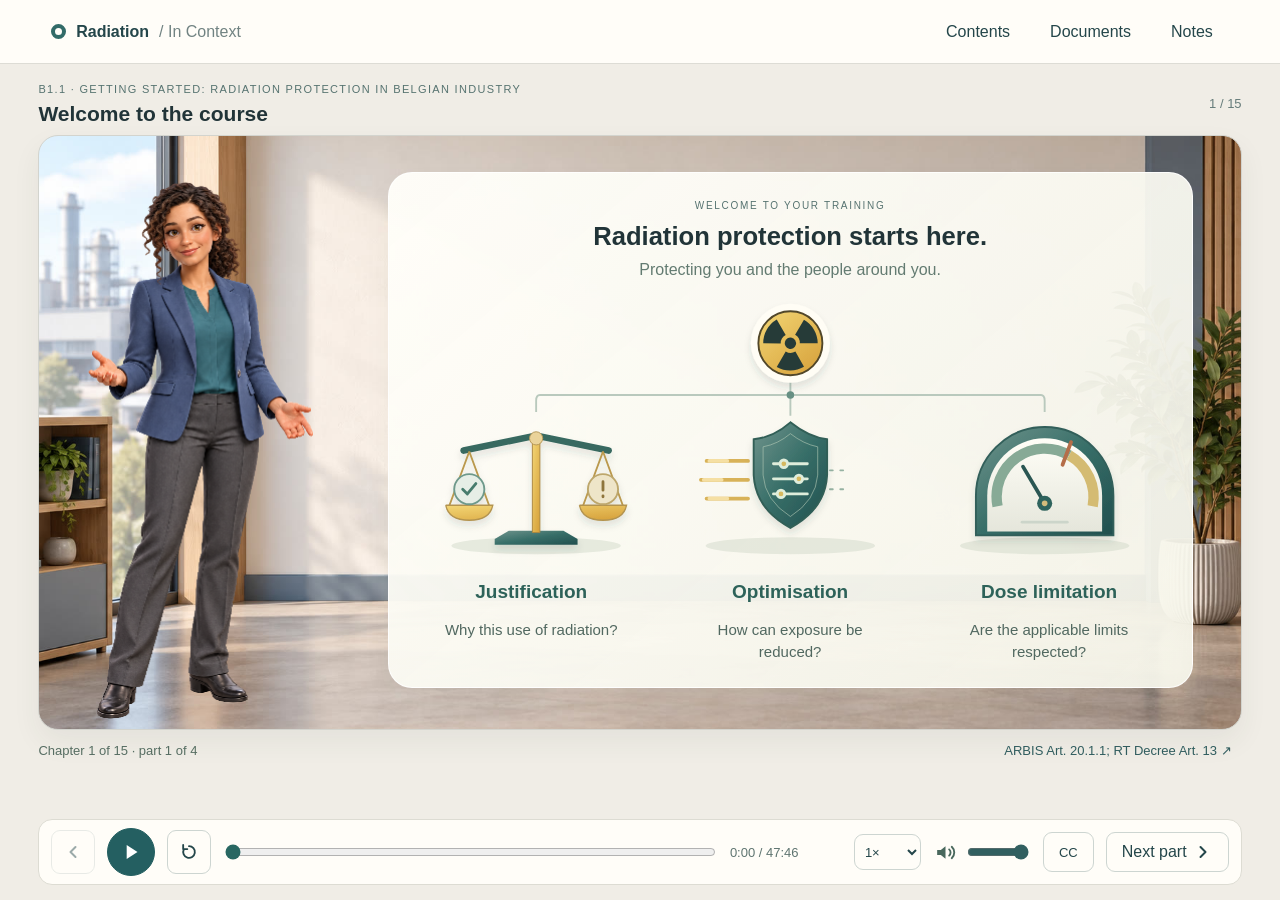
<file: full-b1/index.html>
<!doctype html>
<html lang="en"><head><meta charset="utf-8"><meta name="viewport" content="width=device-width,initial-scale=1"><title>Radiation / In Context — B1</title><link rel="stylesheet" href="style.css?v=3.6.0-b1-reviewed-2026-10-07-b1pub2"><link rel="stylesheet" href="welcome.css?v=3.6.0-b1-reviewed-2026-10-07-b1pub2"><link rel="stylesheet" href="course-journey.css?v=3.6.0-b1-reviewed-2026-10-07-b1pub2"><link rel="stylesheet" href="protection-roles.css?v=3.6.0-b1-reviewed-2026-10-07-b1pub2"><link rel="stylesheet" href="bram-request.css?v=3.6.0-b1-reviewed-2026-10-07-b1pub2"><link rel="stylesheet" href="protection-principles.css?v=3.6.0-b1-reviewed-2026-10-07-b1pub2"><link rel="stylesheet" href="justification-path.css?v=3.6.0-b1-reviewed-2026-10-07-b1pub2"><link rel="stylesheet" href="optimisation-hall.css?v=3.6.0-b1-reviewed-2026-10-07-b1pub2"><link rel="stylesheet" href="b1-followup.css?v=3.6.0-b1-reviewed-2026-10-07-b1pub2"><link rel="stylesheet" href="b11-reviewed.css?v=3.6.0-b1-reviewed-2026-10-07-b1pub2"><link rel="stylesheet" href="b12-reviewed.css?v=3.6.0-b1-reviewed-2026-10-07-b1pub2"><link rel="stylesheet" href="b13-reviewed.css?v=3.6.0-b1-reviewed-2026-10-07-b1pub2"><link rel="stylesheet" href="b456-reviewed.css?v=3.6.0-b1-reviewed-2026-10-07-b1pub2"><link rel="stylesheet" href="b11-public.css?v=3.6.0-b1-reviewed-2026-10-07-b1pub2"></head>
<body>
<header class="topbar"><button id="home" class="brand" aria-label="Open course contents"><span class="brand-dot"></span>Radiation <span>/ In Context</span></button><div class="top-actions"><button id="contents">Contents</button><button id="documents">Documents</button><button id="notes">Notes</button></div></header>
<main id="main">
  <div class="lesson-heading"><div><span id="lesson-code" class="eyebrow"></span><h1 id="scene-title"></h1></div><span id="scene-count"></span></div>
  <section id="stage" aria-label="Lesson scene"><div id="presenter"><div id="emilia-rig"></div><div id="emilia-pose"></div></div><div id="visual"></div><div id="cast"></div><div id="activity" hidden></div><div id="status-controls"></div></section>
  <div class="lesson-detail"><span id="part-count"></span><button id="legal-basis" type="button"></button></div><div id="captions" aria-live="off"></div>
  <nav class="player" aria-label="Playback"><button id="previous" aria-label="Previous part" title="Previous explanation"><svg class="ico" viewBox="0 0 24 24" aria-hidden="true" focusable="false"><path d="M15 6l-6 6 6 6" fill="none" stroke="currentColor" stroke-width="2.4" stroke-linecap="round" stroke-linejoin="round"/></svg></button><button id="play" aria-label="Play narration" class="primary play" data-state="paused"><svg class="ico ico-play" viewBox="0 0 24 24" aria-hidden="true" focusable="false"><path d="M8 5.5v13l10-6.5z" fill="currentColor"/></svg><svg class="ico ico-pause" viewBox="0 0 24 24" aria-hidden="true" focusable="false"><rect x="6.5" y="5" width="3.6" height="14" rx="1" fill="currentColor"/><rect x="13.9" y="5" width="3.6" height="14" rx="1" fill="currentColor"/></svg></button><button id="replay" aria-label="Replay this part"><svg class="ico" viewBox="0 0 24 24" aria-hidden="true" focusable="false"><path d="M12 5a7 7 0 1 1-6.3 4" fill="none" stroke="currentColor" stroke-width="2.2" stroke-linecap="round"/><path d="M5 3.5v5h5" fill="none" stroke="currentColor" stroke-width="2.2" stroke-linecap="round" stroke-linejoin="round"/></svg></button><label class="seek-label"><span class="sr-only">Lesson narration timeline</span><input id="seek" type="range" min="0" max="100" value="0" step="0.1"></label><span id="time">0:00</span><label><span class="sr-only">Playback speed</span><select id="speed"><option value="0.85">0.85×</option><option value="1" selected>1×</option><option value="1.25">1.25×</option></select></label><label class="volume-control"><span aria-hidden="true" class="ico-wrap"><svg class="ico" viewBox="0 0 24 24" aria-hidden="true" focusable="false"><path d="M4 9.5v5h3.5L12 18V6L7.5 9.5z" fill="currentColor"/><path d="M15.5 9a4 4 0 0 1 0 6M18 6.5a7.5 7.5 0 0 1 0 11" fill="none" stroke="currentColor" stroke-width="1.8" stroke-linecap="round"/></svg></span><span class="sr-only">Volume</span><input id="volume" type="range" min="0" max="1" step="0.05" value="1"></label><button id="cc" aria-pressed="true">CC</button><button id="next" aria-label="Next part"><span id="next-label">Next part</span><svg class="ico" viewBox="0 0 24 24" aria-hidden="true" focusable="false"><path d="M9 6l6 6-6 6" fill="none" stroke="currentColor" stroke-width="2.4" stroke-linecap="round" stroke-linejoin="round"/></svg></button></nav>
</main>
<dialog id="reader"><div class="dialog-top"><h2 id="reader-title"></h2><button id="reader-close" aria-label="Close panel"><svg class="ico" viewBox="0 0 24 24" aria-hidden="true" focusable="false"><path d="M6 6l12 12M18 6L6 18" fill="none" stroke="currentColor" stroke-width="2.4" stroke-linecap="round"/></svg></button></div><div id="reader-body"></div></dialog>
<script src="course.js?v=b1-targeted-20261013"></script><script src="cast.js?v=3.6.0-b1-reviewed-2026-10-07-b1pub2"></script><script src="media.js?v=b1-targeted-20261013"></script><script src="bunkerart.js?v=3.6.0-b1-reviewed-2026-10-07-b1pub2"></script><script src="visemes.js?v=3.6.0-b1-reviewed-2026-10-07-b1pub2"></script><script src="rig.js?v=3.6.0-b1-reviewed-2026-10-07-b1pub2"></script><script src="performer.js?v=3.6.0-b1-reviewed-2026-10-07-b1pub2"></script><script src="course-journey.js?v=3.6.0-b1-reviewed-2026-10-07-b1pub2"></script><script src="protection-roles.js?v=3.6.0-b1-reviewed-2026-10-07-b1pub2"></script><script src="bram-request.js?v=3.6.0-b1-reviewed-2026-10-07-b1pub2"></script><script src="protection-principles.js?v=3.6.0-b1-reviewed-2026-10-07-b1pub2"></script><script src="justification-path.js?v=3.6.0-b1-reviewed-2026-10-07-b1pub2"></script><script src="optimisation-hall.js?v=3.6.0-b1-reviewed-2026-10-07-b1pub2"></script><script src="b1-followup.js?v=3.6.0-b1-reviewed-2026-10-07-b1pub2"></script><script src="b11-reviewed.js?v=3.6.0-b1-reviewed-2026-10-07-b1pub2"></script><script src="b12-reviewed.js?v=3.6.0-b1-reviewed-2026-10-07-b1pub2"></script><script src="b13-reviewed.js?v=b1-targeted-20261013"></script><script src="b456-reviewed.js?v=b1-targeted-20261013"></script><script src="visuals.js?v=3.6.0-b1-reviewed-2026-10-07-b1pub2"></script><script src="location-sort.js?v=3.6.0-b1-reviewed-2026-10-07-b1pub2"></script><script src="player.js?v=3.6.0-b1-reviewed-2026-10-07-b1pub2"></script><script src="library-data.js?v=3.6.0-b1-reviewed-2026-10-07-b1pub2"></script><script src="b11-library.js?v=3.6.0-b1-reviewed-2026-10-07-b1pub2"></script>
</body></html>
</file>
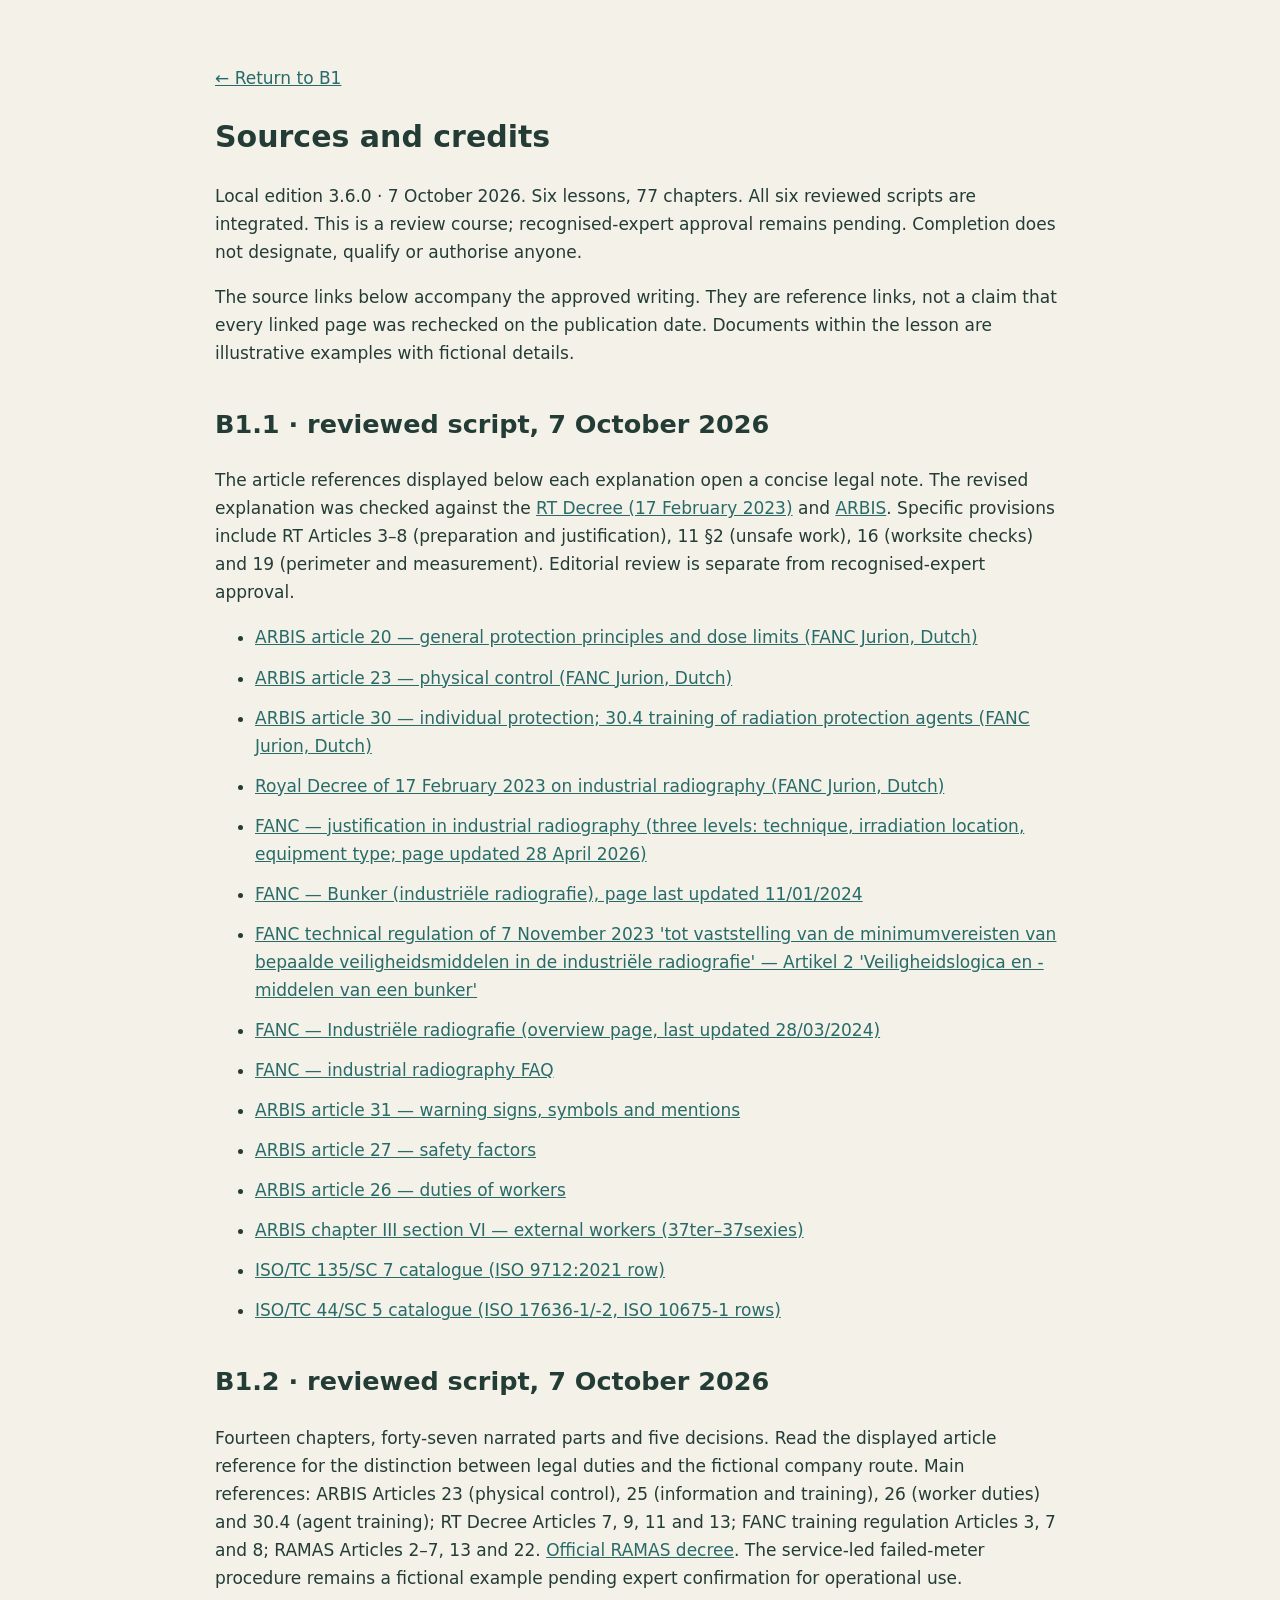
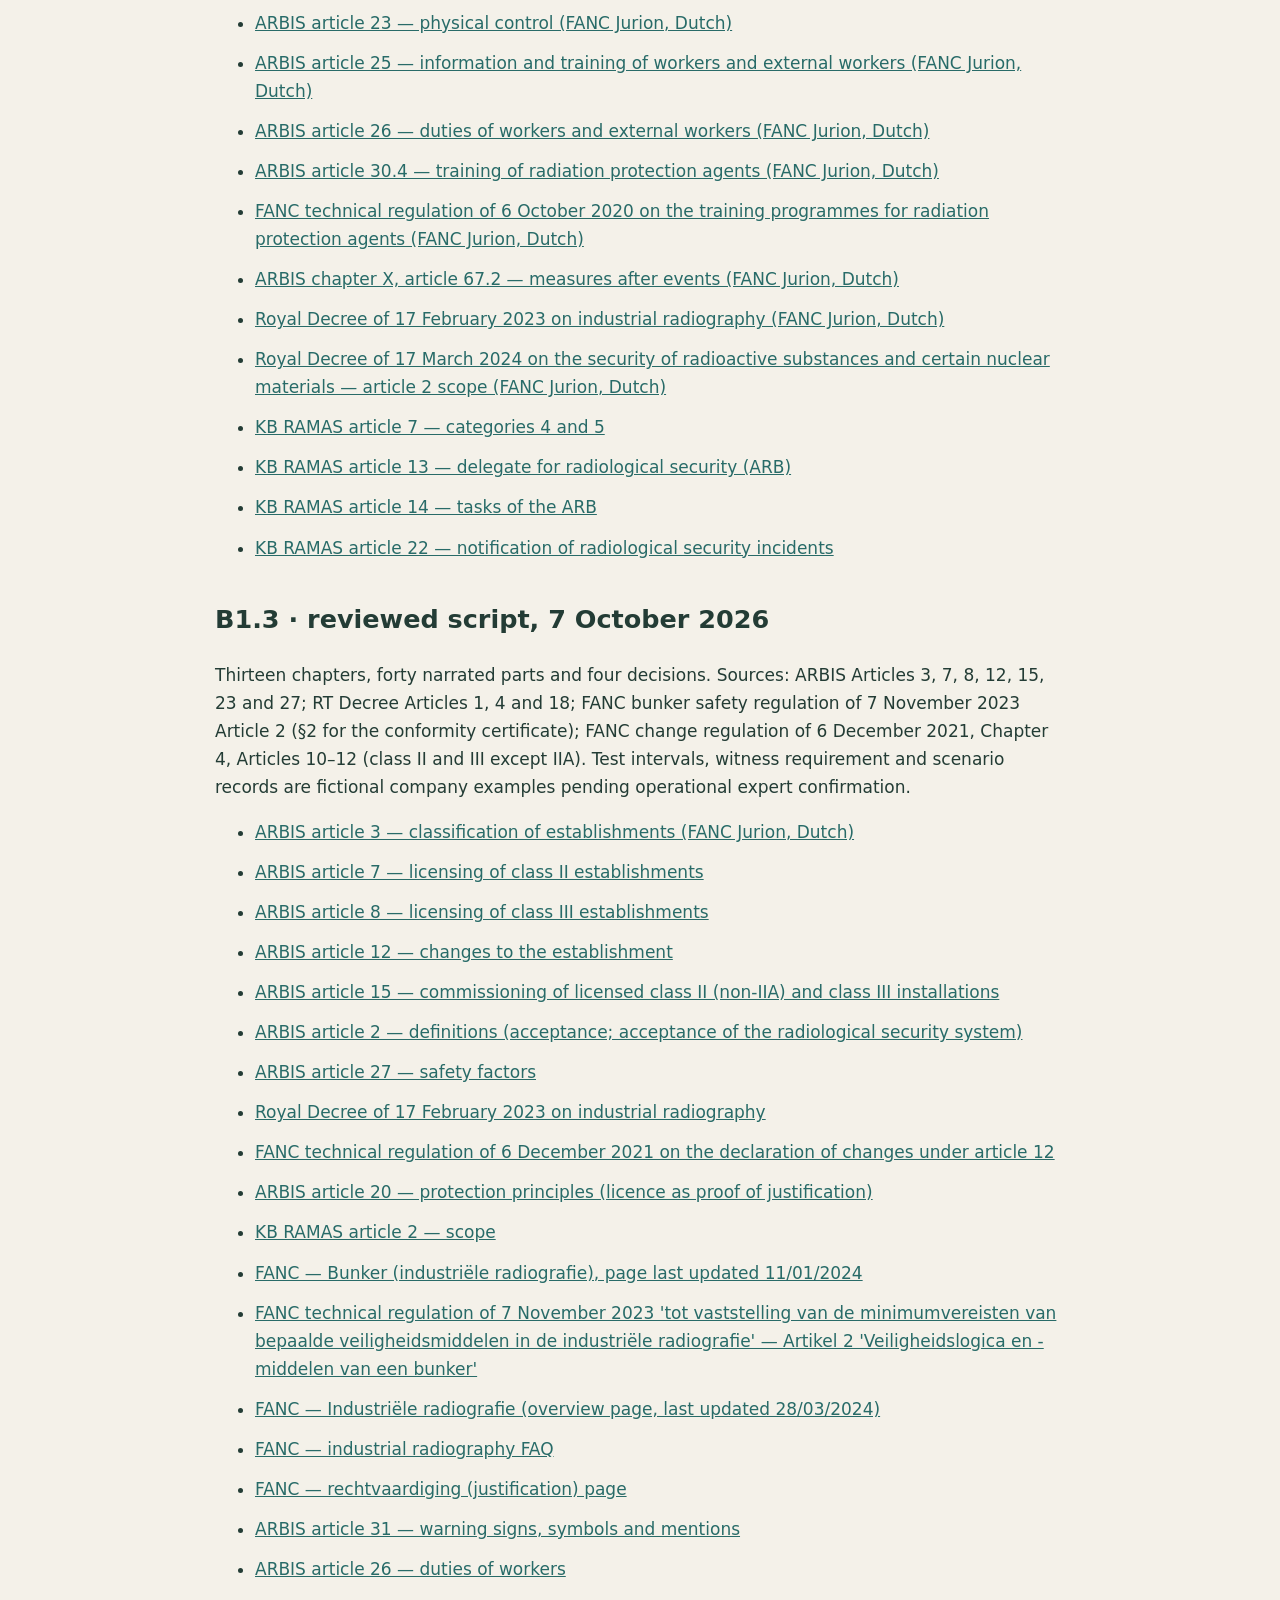
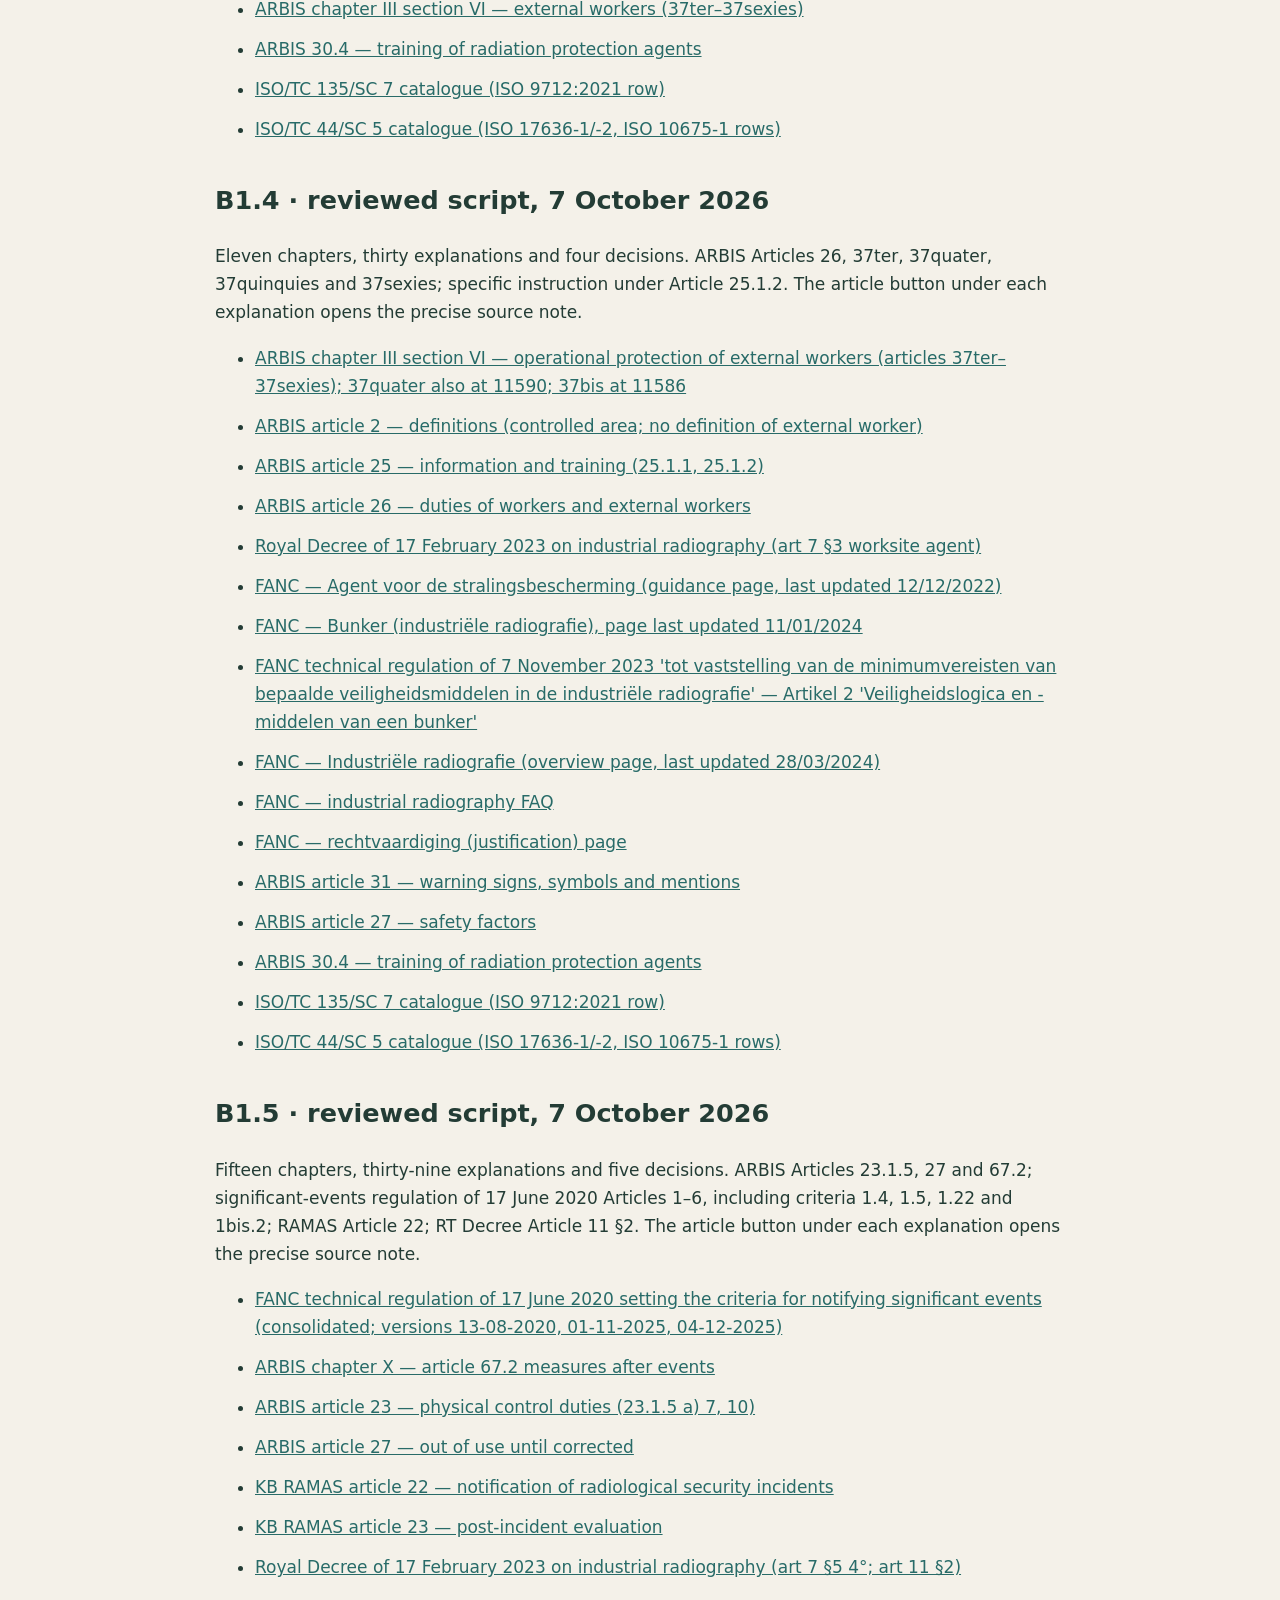
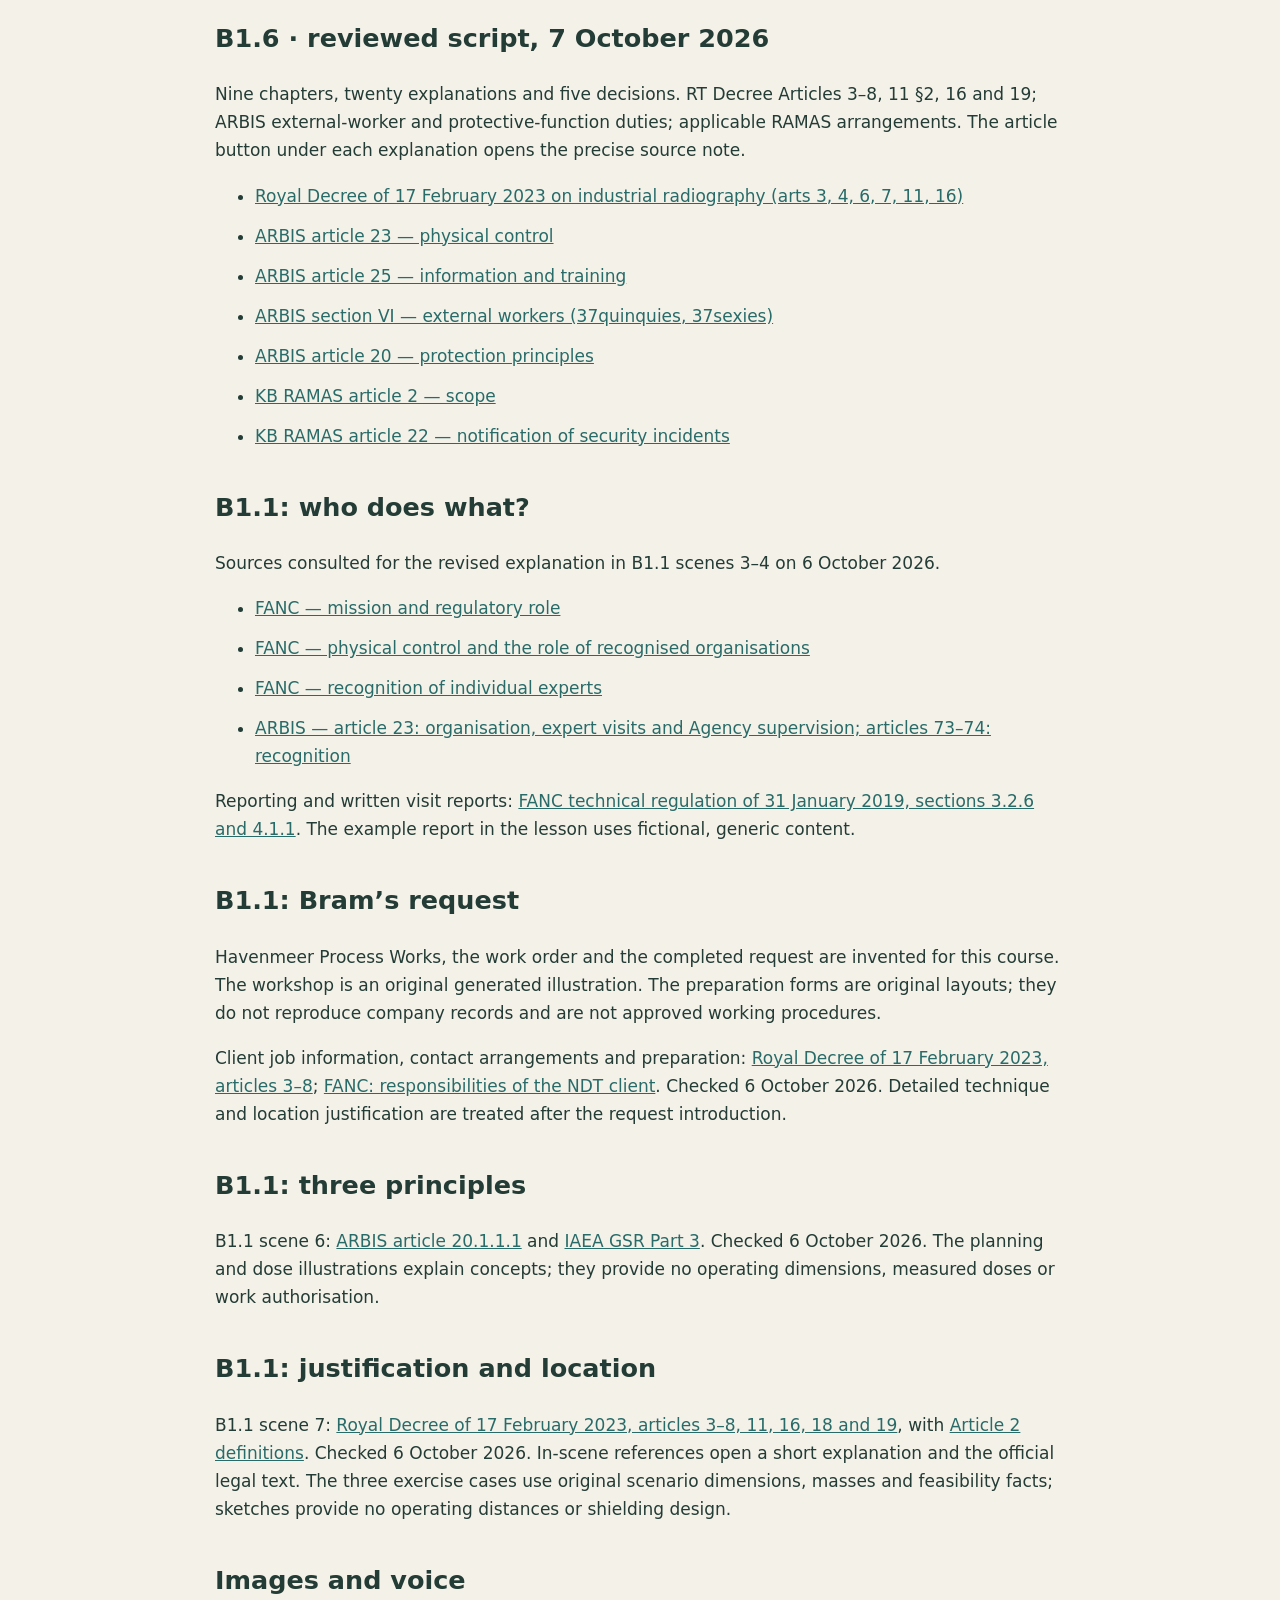
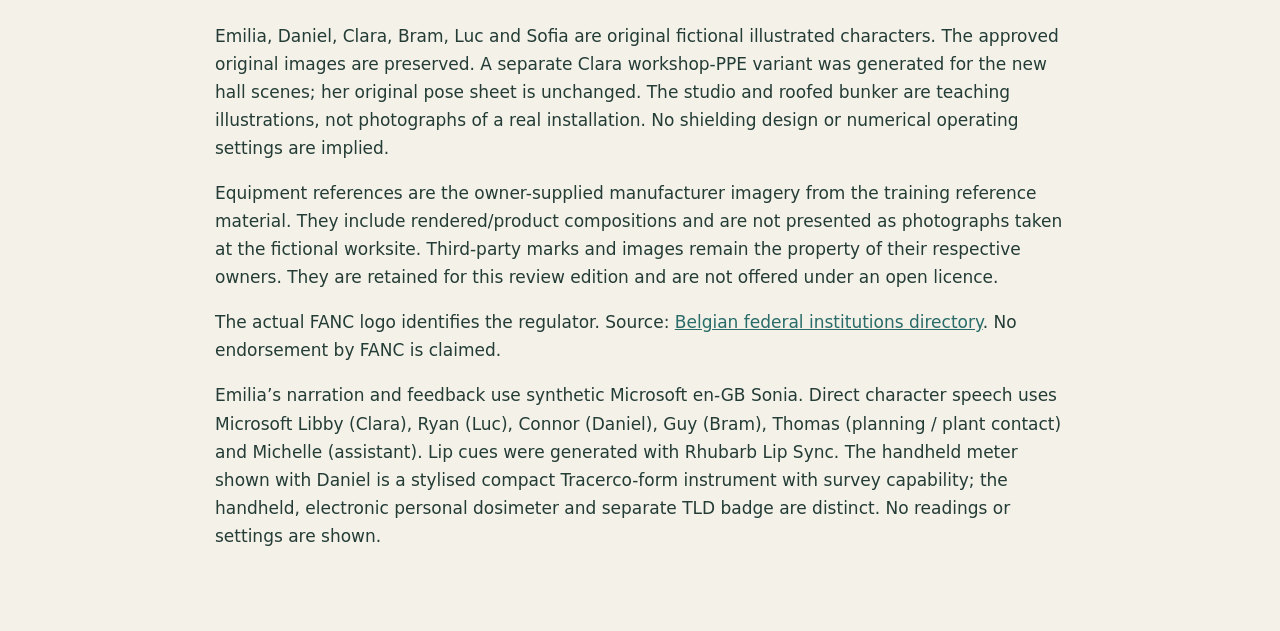
<file: full-b1/sources.html>
<!doctype html><html lang="en"><meta charset="utf-8"><meta name="viewport" content="width=device-width,initial-scale=1"><title>B1 · Sources and credits</title><style>body{font:17px/1.65 system-ui;color:#233c35;background:#f4f1e9;max-width:850px;margin:40px auto;padding:24px}a{color:#286b68}h1{font-size:30px}h2{margin-top:36px}li{margin:12px 0}</style><a href="index.html">← Return to B1</a><h1>Sources and credits</h1><p>Local edition 3.6.0 · 7 October 2026. Six lessons, 77 chapters. All six reviewed scripts are integrated. This is a review course; recognised-expert approval remains pending. Completion does not designate, qualify or authorise anyone.</p><p>The source links below accompany the approved writing. They are reference links, not a claim that every linked page was rechecked on the publication date. Documents within the lesson are illustrative examples with fictional details.</p><h2>B1.1 · reviewed script, 7 October 2026</h2><p>The article references displayed below each explanation open a concise legal note. The revised explanation was checked against the <a href="https://www.jurion.fanc.fgov.be/jurdb-consult/plainWettekstServlet?lang=nl&amp;wettekstId=32765">RT Decree (17 February 2023)</a> and <a href="https://www.jurion.fanc.fgov.be/jurdb-consult/plainWettekstServlet?lang=nl&amp;wettekstId=7460">ARBIS</a>. Specific provisions include RT Articles 3–8 (preparation and justification), 11 §2 (unsafe work), 16 (worksite checks) and 19 (perimeter and measurement). Editorial review is separate from recognised-expert approval.</p><ul><li><a href="https://www.jurion.fanc.fgov.be/jurdb-consult/plainWettekstServlet?lang=nl&amp;wettekstId=11565">ARBIS article 20 — general protection principles and dose limits (FANC Jurion, Dutch)</a></li><li><a href="https://www.jurion.fanc.fgov.be/jurdb-consult/plainWettekstServlet?lang=nl&amp;wettekstId=11569">ARBIS article 23 — physical control (FANC Jurion, Dutch)</a></li><li><a href="https://www.jurion.fanc.fgov.be/jurdb-consult/plainWettekstServlet?lang=nl&amp;wettekstId=11577">ARBIS article 30 — individual protection; 30.4 training of radiation protection agents (FANC Jurion, Dutch)</a></li><li><a href="https://www.jurion.fanc.fgov.be/jurdb-consult/plainWettekstServlet?lang=nl&amp;wettekstId=32765">Royal Decree of 17 February 2023 on industrial radiography (FANC Jurion, Dutch)</a></li><li><a href="https://fanc.fgov.be/nl/professionals/industriele-activiteiten/industriele-radiografie/rechtvaardiging">FANC — justification in industrial radiography (three levels: technique, irradiation location, equipment type; page updated 28 April 2026)</a></li><li><a href="https://fanc.fgov.be/nl/professionals/industriele-activiteiten/industriele-radiografie/bunker">FANC — Bunker (industriële radiografie), page last updated 11/01/2024</a></li><li><a href="https://www.jurion.fanc.fgov.be/jurdb-consult/plainWettekstServlet?lang=nl&amp;wettekstId=33444">FANC technical regulation of 7 November 2023 &#x27;tot vaststelling van de minimumvereisten van bepaalde veiligheidsmiddelen in de industriële radiografie&#x27; — Artikel 2 &#x27;Veiligheidslogica en -middelen van een bunker&#x27;</a></li><li><a href="https://fanc.fgov.be/nl/professionals/industriele-activiteiten/industriele-radiografie">FANC — Industriële radiografie (overview page, last updated 28/03/2024)</a></li><li><a href="https://fanc.fgov.be/nl/professionals/industriele-activiteiten/industriele-radiografie/faq">FANC — industrial radiography FAQ</a></li><li><a href="https://www.jurion.fanc.fgov.be/jurdb-consult/plainWettekstServlet?lang=nl&amp;wettekstId=11578">ARBIS article 31 — warning signs, symbols and mentions</a></li><li><a href="https://www.jurion.fanc.fgov.be/jurdb-consult/plainWettekstServlet?lang=nl&amp;wettekstId=11574">ARBIS article 27 — safety factors</a></li><li><a href="https://www.jurion.fanc.fgov.be/jurdb-consult/plainWettekstServlet?lang=nl&amp;wettekstId=11572">ARBIS article 26 — duties of workers</a></li><li><a href="https://www.jurion.fanc.fgov.be/jurdb-consult/plainWettekstServlet?lang=nl&amp;wettekstId=11588">ARBIS chapter III section VI — external workers (37ter–37sexies)</a></li><li><a href="https://www.iso.org/contents/data/committee/05/24/52432/x/catalogue/p/1/u/0/w/0/d/0">ISO/TC 135/SC 7 catalogue (ISO 9712:2021 row)</a></li><li><a href="https://www.iso.org/contents/data/committee/04/86/48620/x/catalogue/p/1/u/0/w/0/d/0">ISO/TC 44/SC 5 catalogue (ISO 17636-1/-2, ISO 10675-1 rows)</a></li></ul><h2>B1.2 · reviewed script, 7 October 2026</h2><p>Fourteen chapters, forty-seven narrated parts and five decisions. Read the displayed article reference for the distinction between legal duties and the fictional company route. Main references: ARBIS Articles 23 (physical control), 25 (information and training), 26 (worker duties) and 30.4 (agent training); RT Decree Articles 7, 9, 11 and 13; FANC training regulation Articles 3, 7 and 8; RAMAS Articles 2–7, 13 and 22. <a href="https://fanc.fgov.be/nl/documents/kb-ramas">Official RAMAS decree</a>. The service-led failed-meter procedure remains a fictional example pending expert confirmation for operational use.</p><ul><li><a href="https://www.jurion.fanc.fgov.be/jurdb-consult/plainWettekstServlet?lang=nl&amp;wettekstId=11569">ARBIS article 23 — physical control (FANC Jurion, Dutch)</a></li><li><a href="https://www.jurion.fanc.fgov.be/jurdb-consult/plainWettekstServlet?lang=nl&amp;wettekstId=11571">ARBIS article 25 — information and training of workers and external workers (FANC Jurion, Dutch)</a></li><li><a href="https://www.jurion.fanc.fgov.be/jurdb-consult/plainWettekstServlet?lang=nl&amp;wettekstId=11572">ARBIS article 26 — duties of workers and external workers (FANC Jurion, Dutch)</a></li><li><a href="https://www.jurion.fanc.fgov.be/jurdb-consult/plainWettekstServlet?lang=nl&amp;wettekstId=11577">ARBIS article 30.4 — training of radiation protection agents (FANC Jurion, Dutch)</a></li><li><a href="https://www.jurion.fanc.fgov.be/jurdb-consult/plainWettekstServlet?lang=nl&amp;wettekstId=28748">FANC technical regulation of 6 October 2020 on the training programmes for radiation protection agents (FANC Jurion, Dutch)</a></li><li><a href="https://www.jurion.fanc.fgov.be/jurdb-consult/plainWettekstServlet?lang=nl&amp;wettekstId=11630">ARBIS chapter X, article 67.2 — measures after events (FANC Jurion, Dutch)</a></li><li><a href="https://www.jurion.fanc.fgov.be/jurdb-consult/plainWettekstServlet?lang=nl&amp;wettekstId=32765">Royal Decree of 17 February 2023 on industrial radiography (FANC Jurion, Dutch)</a></li><li><a href="https://www.jurion.fanc.fgov.be/jurdb-consult/plainWettekstServlet?lang=nl&amp;wettekstId=33947">Royal Decree of 17 March 2024 on the security of radioactive substances and certain nuclear materials — article 2 scope (FANC Jurion, Dutch)</a></li><li><a href="https://www.jurion.fanc.fgov.be/jurdb-consult/plainWettekstServlet?lang=nl&amp;wettekstId=33954">KB RAMAS article 7 — categories 4 and 5</a></li><li><a href="https://www.jurion.fanc.fgov.be/jurdb-consult/plainWettekstServlet?lang=nl&amp;wettekstId=33961">KB RAMAS article 13 — delegate for radiological security (ARB)</a></li><li><a href="https://www.jurion.fanc.fgov.be/jurdb-consult/plainWettekstServlet?lang=nl&amp;wettekstId=33962">KB RAMAS article 14 — tasks of the ARB</a></li><li><a href="https://www.jurion.fanc.fgov.be/jurdb-consult/plainWettekstServlet?lang=nl&amp;wettekstId=33970">KB RAMAS article 22 — notification of radiological security incidents</a></li></ul><h2>B1.3 · reviewed script, 7 October 2026</h2><p>Thirteen chapters, forty narrated parts and four decisions. Sources: ARBIS Articles 3, 7, 8, 12, 15, 23 and 27; RT Decree Articles 1, 4 and 18; FANC bunker safety regulation of 7 November 2023 Article 2 (§2 for the conformity certificate); FANC change regulation of 6 December 2021, Chapter 4, Articles 10–12 (class II and III except IIA). Test intervals, witness requirement and scenario records are fictional company examples pending operational expert confirmation.</p><ul><li><a href="https://www.jurion.fanc.fgov.be/jurdb-consult/plainWettekstServlet?lang=nl&amp;wettekstId=11544">ARBIS article 3 — classification of establishments (FANC Jurion, Dutch)</a></li><li><a href="https://www.jurion.fanc.fgov.be/jurdb-consult/plainWettekstServlet?lang=nl&amp;wettekstId=11550">ARBIS article 7 — licensing of class II establishments</a></li><li><a href="https://www.jurion.fanc.fgov.be/jurdb-consult/plainWettekstServlet?lang=nl&amp;wettekstId=11551">ARBIS article 8 — licensing of class III establishments</a></li><li><a href="https://www.jurion.fanc.fgov.be/jurdb-consult/plainWettekstServlet?lang=nl&amp;wettekstId=11555">ARBIS article 12 — changes to the establishment</a></li><li><a href="https://www.jurion.fanc.fgov.be/jurdb-consult/plainWettekstServlet?lang=nl&amp;wettekstId=11558">ARBIS article 15 — commissioning of licensed class II (non-IIA) and class III installations</a></li><li><a href="https://www.jurion.fanc.fgov.be/jurdb-consult/plainWettekstServlet?lang=nl&amp;wettekstId=7460">ARBIS article 2 — definitions (acceptance; acceptance of the radiological security system)</a></li><li><a href="https://www.jurion.fanc.fgov.be/jurdb-consult/plainWettekstServlet?lang=nl&amp;wettekstId=11574">ARBIS article 27 — safety factors</a></li><li><a href="https://www.jurion.fanc.fgov.be/jurdb-consult/plainWettekstServlet?lang=nl&amp;wettekstId=32765">Royal Decree of 17 February 2023 on industrial radiography</a></li><li><a href="https://www.jurion.fanc.fgov.be/jurdb-consult/plainWettekstServlet?lang=nl&amp;wettekstId=29855">FANC technical regulation of 6 December 2021 on the declaration of changes under article 12</a></li><li><a href="https://www.jurion.fanc.fgov.be/jurdb-consult/plainWettekstServlet?lang=nl&amp;wettekstId=11565">ARBIS article 20 — protection principles (licence as proof of justification)</a></li><li><a href="https://www.jurion.fanc.fgov.be/jurdb-consult/plainWettekstServlet?lang=nl&amp;wettekstId=33947">KB RAMAS article 2 — scope</a></li><li><a href="https://fanc.fgov.be/nl/professionals/industriele-activiteiten/industriele-radiografie/bunker">FANC — Bunker (industriële radiografie), page last updated 11/01/2024</a></li><li><a href="https://www.jurion.fanc.fgov.be/jurdb-consult/plainWettekstServlet?lang=nl&amp;wettekstId=33444">FANC technical regulation of 7 November 2023 &#x27;tot vaststelling van de minimumvereisten van bepaalde veiligheidsmiddelen in de industriële radiografie&#x27; — Artikel 2 &#x27;Veiligheidslogica en -middelen van een bunker&#x27;</a></li><li><a href="https://fanc.fgov.be/nl/professionals/industriele-activiteiten/industriele-radiografie">FANC — Industriële radiografie (overview page, last updated 28/03/2024)</a></li><li><a href="https://fanc.fgov.be/nl/professionals/industriele-activiteiten/industriele-radiografie/faq">FANC — industrial radiography FAQ</a></li><li><a href="https://fanc.fgov.be/nl/professionals/industriele-activiteiten/industriele-radiografie/rechtvaardiging">FANC — rechtvaardiging (justification) page</a></li><li><a href="https://www.jurion.fanc.fgov.be/jurdb-consult/plainWettekstServlet?lang=nl&amp;wettekstId=11578">ARBIS article 31 — warning signs, symbols and mentions</a></li><li><a href="https://www.jurion.fanc.fgov.be/jurdb-consult/plainWettekstServlet?lang=nl&amp;wettekstId=11572">ARBIS article 26 — duties of workers</a></li><li><a href="https://www.jurion.fanc.fgov.be/jurdb-consult/plainWettekstServlet?lang=nl&amp;wettekstId=11588">ARBIS chapter III section VI — external workers (37ter–37sexies)</a></li><li><a href="https://www.jurion.fanc.fgov.be/jurdb-consult/plainWettekstServlet?lang=nl&amp;wettekstId=11577">ARBIS 30.4 — training of radiation protection agents</a></li><li><a href="https://www.iso.org/contents/data/committee/05/24/52432/x/catalogue/p/1/u/0/w/0/d/0">ISO/TC 135/SC 7 catalogue (ISO 9712:2021 row)</a></li><li><a href="https://www.iso.org/contents/data/committee/04/86/48620/x/catalogue/p/1/u/0/w/0/d/0">ISO/TC 44/SC 5 catalogue (ISO 17636-1/-2, ISO 10675-1 rows)</a></li></ul><h2>B1.4 · reviewed script, 7 October 2026</h2><p>Eleven chapters, thirty explanations and four decisions. ARBIS Articles 26, 37ter, 37quater, 37quinquies and 37sexies; specific instruction under Article 25.1.2. The article button under each explanation opens the precise source note.</p><ul><li><a href="https://www.jurion.fanc.fgov.be/jurdb-consult/plainWettekstServlet?lang=nl&amp;wettekstId=11588">ARBIS chapter III section VI — operational protection of external workers (articles 37ter–37sexies); 37quater also at 11590; 37bis at 11586</a></li><li><a href="https://www.jurion.fanc.fgov.be/jurdb-consult/plainWettekstServlet?lang=nl&amp;wettekstId=11542">ARBIS article 2 — definitions (controlled area; no definition of external worker)</a></li><li><a href="https://www.jurion.fanc.fgov.be/jurdb-consult/plainWettekstServlet?lang=nl&amp;wettekstId=11571">ARBIS article 25 — information and training (25.1.1, 25.1.2)</a></li><li><a href="https://www.jurion.fanc.fgov.be/jurdb-consult/plainWettekstServlet?lang=nl&amp;wettekstId=11572">ARBIS article 26 — duties of workers and external workers</a></li><li><a href="https://www.jurion.fanc.fgov.be/jurdb-consult/plainWettekstServlet?lang=nl&amp;wettekstId=32765">Royal Decree of 17 February 2023 on industrial radiography (art 7 §3 worksite agent)</a></li><li><a href="https://fanc.fgov.be/nl/professionals/fysische-controle/agent-voor-de-stralingsbescherming">FANC — Agent voor de stralingsbescherming (guidance page, last updated 12/12/2022)</a></li><li><a href="https://fanc.fgov.be/nl/professionals/industriele-activiteiten/industriele-radiografie/bunker">FANC — Bunker (industriële radiografie), page last updated 11/01/2024</a></li><li><a href="https://www.jurion.fanc.fgov.be/jurdb-consult/plainWettekstServlet?lang=nl&amp;wettekstId=33444">FANC technical regulation of 7 November 2023 &#x27;tot vaststelling van de minimumvereisten van bepaalde veiligheidsmiddelen in de industriële radiografie&#x27; — Artikel 2 &#x27;Veiligheidslogica en -middelen van een bunker&#x27;</a></li><li><a href="https://fanc.fgov.be/nl/professionals/industriele-activiteiten/industriele-radiografie">FANC — Industriële radiografie (overview page, last updated 28/03/2024)</a></li><li><a href="https://fanc.fgov.be/nl/professionals/industriele-activiteiten/industriele-radiografie/faq">FANC — industrial radiography FAQ</a></li><li><a href="https://fanc.fgov.be/nl/professionals/industriele-activiteiten/industriele-radiografie/rechtvaardiging">FANC — rechtvaardiging (justification) page</a></li><li><a href="https://www.jurion.fanc.fgov.be/jurdb-consult/plainWettekstServlet?lang=nl&amp;wettekstId=11578">ARBIS article 31 — warning signs, symbols and mentions</a></li><li><a href="https://www.jurion.fanc.fgov.be/jurdb-consult/plainWettekstServlet?lang=nl&amp;wettekstId=11574">ARBIS article 27 — safety factors</a></li><li><a href="https://www.jurion.fanc.fgov.be/jurdb-consult/plainWettekstServlet?lang=nl&amp;wettekstId=11577">ARBIS 30.4 — training of radiation protection agents</a></li><li><a href="https://www.iso.org/contents/data/committee/05/24/52432/x/catalogue/p/1/u/0/w/0/d/0">ISO/TC 135/SC 7 catalogue (ISO 9712:2021 row)</a></li><li><a href="https://www.iso.org/contents/data/committee/04/86/48620/x/catalogue/p/1/u/0/w/0/d/0">ISO/TC 44/SC 5 catalogue (ISO 17636-1/-2, ISO 10675-1 rows)</a></li></ul><h2>B1.5 · reviewed script, 7 October 2026</h2><p>Fifteen chapters, thirty-nine explanations and five decisions. ARBIS Articles 23.1.5, 27 and 67.2; significant-events regulation of 17 June 2020 Articles 1–6, including criteria 1.4, 1.5, 1.22 and 1bis.2; RAMAS Article 22; RT Decree Article 11 §2. The article button under each explanation opens the precise source note.</p><ul><li><a href="https://www.jurion.fanc.fgov.be/jurdb-consult/plainWettekstServlet?lang=nl&amp;wettekstId=28646">FANC technical regulation of 17 June 2020 setting the criteria for notifying significant events (consolidated; versions 13-08-2020, 01-11-2025, 04-12-2025)</a></li><li><a href="https://www.jurion.fanc.fgov.be/jurdb-consult/plainWettekstServlet?lang=nl&amp;wettekstId=11630">ARBIS chapter X — article 67.2 measures after events</a></li><li><a href="https://www.jurion.fanc.fgov.be/jurdb-consult/plainWettekstServlet?lang=nl&amp;wettekstId=11569">ARBIS article 23 — physical control duties (23.1.5 a) 7, 10)</a></li><li><a href="https://www.jurion.fanc.fgov.be/jurdb-consult/plainWettekstServlet?lang=nl&amp;wettekstId=11574">ARBIS article 27 — out of use until corrected</a></li><li><a href="https://www.jurion.fanc.fgov.be/jurdb-consult/plainWettekstServlet?lang=nl&amp;wettekstId=33970">KB RAMAS article 22 — notification of radiological security incidents</a></li><li><a href="https://www.jurion.fanc.fgov.be/jurdb-consult/plainWettekstServlet?lang=nl&amp;wettekstId=33971">KB RAMAS article 23 — post-incident evaluation</a></li><li><a href="https://www.jurion.fanc.fgov.be/jurdb-consult/plainWettekstServlet?lang=nl&amp;wettekstId=32765">Royal Decree of 17 February 2023 on industrial radiography (art 7 §5 4°; art 11 §2)</a></li></ul><h2>B1.6 · reviewed script, 7 October 2026</h2><p>Nine chapters, twenty explanations and five decisions. RT Decree Articles 3–8, 11 §2, 16 and 19; ARBIS external-worker and protective-function duties; applicable RAMAS arrangements. The article button under each explanation opens the precise source note.</p><ul><li><a href="https://www.jurion.fanc.fgov.be/jurdb-consult/plainWettekstServlet?lang=nl&amp;wettekstId=32765">Royal Decree of 17 February 2023 on industrial radiography (arts 3, 4, 6, 7, 11, 16)</a></li><li><a href="https://www.jurion.fanc.fgov.be/jurdb-consult/plainWettekstServlet?lang=nl&amp;wettekstId=11569">ARBIS article 23 — physical control</a></li><li><a href="https://www.jurion.fanc.fgov.be/jurdb-consult/plainWettekstServlet?lang=nl&amp;wettekstId=11571">ARBIS article 25 — information and training</a></li><li><a href="https://www.jurion.fanc.fgov.be/jurdb-consult/plainWettekstServlet?lang=nl&amp;wettekstId=11588">ARBIS section VI — external workers (37quinquies, 37sexies)</a></li><li><a href="https://www.jurion.fanc.fgov.be/jurdb-consult/plainWettekstServlet?lang=nl&amp;wettekstId=11565">ARBIS article 20 — protection principles</a></li><li><a href="https://www.jurion.fanc.fgov.be/jurdb-consult/plainWettekstServlet?lang=nl&amp;wettekstId=33947">KB RAMAS article 2 — scope</a></li><li><a href="https://www.jurion.fanc.fgov.be/jurdb-consult/plainWettekstServlet?lang=nl&amp;wettekstId=33970">KB RAMAS article 22 — notification of security incidents</a></li></ul><h2>B1.1: who does what?</h2><p>Sources consulted for the revised explanation in B1.1 scenes 3–4 on 6 October 2026.</p><ul><li><a href="https://fanc.fgov.be/nl/over-ons/wie-zijn-wij">FANC — mission and regulatory role</a></li><li><a href="https://fanc.fgov.be/nl/professionals/regelgeving/fysische-controle">FANC — physical control and the role of recognised organisations</a></li><li><a href="https://fanc.fgov.be/nl/professionals/fysische-controle/deskundige-erkend-de-fysische-controle">FANC — recognition of individual experts</a></li><li><a href="https://www.jurion.fanc.fgov.be/jurdb-consult/plainWettekstServlet?lang=nl&amp;wettekstId=7460">ARBIS — article 23: organisation, expert visits and Agency supervision; articles 73–74: recognition</a></li></ul><p>Reporting and written visit reports: <a href="https://www.jurion.fanc.fgov.be/jurdb-consult/plainWettekstServlet?lang=nl&amp;wettekstId=27058">FANC technical regulation of 31 January 2019, sections 3.2.6 and 4.1.1</a>. The example report in the lesson uses fictional, generic content.</p><h2>B1.1: Bram’s request</h2><p>Havenmeer Process Works, the work order and the completed request are invented for this course. The workshop is an original generated illustration. The preparation forms are original layouts; they do not reproduce company records and are not approved working procedures.</p><p>Client job information, contact arrangements and preparation: <a href="https://www.jurion.fanc.fgov.be/jurdb-consult/plainWettekstServlet?lang=nl&amp;wettekstId=32765">Royal Decree of 17 February 2023, articles 3–8</a>; <a href="https://fanc.fgov.be/nl/professionals/industriele-activiteiten/industriele-radiografie/verantwoordelijkheden-van-de-ndo-0">FANC: responsibilities of the NDT client</a>. Checked 6 October 2026. Detailed technique and location justification are treated after the request introduction.</p><h2>B1.1: three principles</h2><p>B1.1 scene 6: <a href="https://www.jurion.fanc.fgov.be/jurdb-consult/plainWettekstServlet?lang=nl&amp;wettekstId=11565">ARBIS article 20.1.1.1</a> and <a href="https://www-pub.iaea.org/MTCD/Publications/PDF/Pub1578_web-57265295.pdf">IAEA GSR Part 3</a>. Checked 6 October 2026. The planning and dose illustrations explain concepts; they provide no operating dimensions, measured doses or work authorisation.</p><h2>B1.1: justification and location</h2><p>B1.1 scene 7: <a href="https://www.jurion.fanc.fgov.be/jurdb-consult/plainWettekstServlet?lang=nl&amp;wettekstId=32769">Royal Decree of 17 February 2023, articles 3–8, 11, 16, 18 and 19</a>, with <a href="https://www.jurion.fanc.fgov.be/jurdb-consult/plainWettekstServlet?lang=nl&amp;wettekstId=32766">Article 2 definitions</a>. Checked 6 October 2026. In-scene references open a short explanation and the official legal text. The three exercise cases use original scenario dimensions, masses and feasibility facts; sketches provide no operating distances or shielding design.</p><h2>Images and voice</h2><p>Emilia, Daniel, Clara, Bram, Luc and Sofia are original fictional illustrated characters. The approved original images are preserved. A separate Clara workshop-PPE variant was generated for the new hall scenes; her original pose sheet is unchanged. The studio and roofed bunker are teaching illustrations, not photographs of a real installation. No shielding design or numerical operating settings are implied.</p><p>Equipment references are the owner-supplied manufacturer imagery from the training reference material. They include rendered/product compositions and are not presented as photographs taken at the fictional worksite. Third-party marks and images remain the property of their respective owners. They are retained for this review edition and are not offered under an open licence.</p><p>The actual FANC logo identifies the regulator. Source: <a href="https://gdpr.belgium.be/nl/federal-institutions/federaal-agentschap-voor-nucleaire-controle">Belgian federal institutions directory</a>. No endorsement by FANC is claimed.</p><p>Emilia’s narration and feedback use synthetic Microsoft en-GB Sonia. Direct character speech uses Microsoft Libby (Clara), Ryan (Luc), Connor (Daniel), Guy (Bram), Thomas (planning / plant contact) and Michelle (assistant). Lip cues were generated with Rhubarb Lip Sync. The handheld meter shown with Daniel is a stylised compact Tracerco-form instrument with survey capability; the handheld, electronic personal dosimeter and separate TLD badge are distinct. No readings or settings are shown.</p></html>
</file>
<file: full-b1/style.css>
@font-face{font-family:Course;src:local('Segoe UI')}*{box-sizing:border-box}html,body{margin:0;min-height:100%;color:#213438;background:#f0ede6;font-family:Course,'Segoe UI',sans-serif}button,select,input,textarea{font:inherit}button,select{border:1px solid #cdd5d1;background:#fffdf8;color:#24464a;border-radius:9px;min-height:40px;padding:8px 15px;cursor:pointer}button:hover{background:#e7efeb;border-color:#62938c}button:focus-visible,a:focus-visible,select:focus-visible{outline:3px solid #e9ad43;outline-offset:3px}button:disabled{opacity:.45;cursor:default}.primary{background:#245f61;color:white;border-color:#245f61}.primary:hover{background:#194749}h1,h2,h3,p{margin:0}button[hidden],[hidden]{display:none!important}.topbar{height:64px;display:flex;align-items:center;justify-content:space-between;padding:0 4vw;background:#fffdf8;border-bottom:1px solid #dddcd5}.brand{border:0;padding:0;background:none;font-weight:650;display:flex;align-items:center;gap:10px}.brand>span:not(.brand-dot){font-weight:400;color:#718382}.brand-dot{width:15px;height:15px;border:4px solid #326b68;border-radius:50%}.top-actions{display:flex;gap:8px}.top-actions button{background:none;border-color:transparent}main{width:min(1440px,94vw);margin:0 auto;display:flex;flex-direction:column;height:calc(100dvh - 64px);min-height:610px;padding:12px 0 15px;gap:9px}.lesson-heading{display:flex;align-items:center;justify-content:space-between;gap:18px;min-height:54px}.eyebrow{font-size:11px;letter-spacing:.12em;color:#567370;text-transform:uppercase}h1{font-size:21px;font-weight:600;line-height:1.25;margin-top:4px}#scene-count{font-size:13px;color:#667c7a;white-space:nowrap}#stage{position:relative;flex:1;min-height:400px;max-height:750px;isolation:isolate;overflow:hidden;border:1px solid #d3d4ce;border-radius:20px;background:#e4e5dd url('studio.jpg') center/cover;box-shadow:0 12px 28px #283a3510}#presenter{position:absolute;height:92%;aspect-ratio:662/1536;left:3.5%;bottom:1%;z-index:3;transition:opacity .3s;pointer-events:none}#emilia-rig,.emilia-canvas,.emilia-fallback{width:100%;height:100%;display:block}#emilia-pose{position:absolute;inset:0;display:none}#stage.without-presenter #presenter{opacity:0;visibility:hidden}#visual{position:absolute;inset:6% 4% 7% 29%;display:flex;align-items:center;justify-content:center;transition:inset .3s}#stage.without-presenter #visual{inset:5% 5% 7%}#cast{position:absolute;inset:0;pointer-events:none;z-index:4}.person{position:absolute;bottom:1%;height:88%;background-repeat:no-repeat;filter:drop-shadow(0 6px 6px #263e3720);transition:opacity .35s;transform-origin:50% 95%}.person-name{position:absolute;bottom:8%;left:50%;transform:translateX(-50%);font-size:13px;font-weight:600;background:#fffef5e8;border-radius:6px;padding:5px 10px;white-space:nowrap}.visual-frame{width:100%;height:100%;position:relative;display:flex;align-items:center;justify-content:center;gap:24px}.visual-image{display:block;max-width:100%;max-height:100%;object-fit:contain;border-radius:14px;box-shadow:0 10px 35px #26393117}.image-wrap{height:87%;width:100%;position:relative;display:flex;align-items:center;justify-content:center}.figure-caption{position:absolute;left:0;right:0;bottom:0;display:flex;justify-content:center;gap:12px;align-items:center}.figure-caption span{font-size:18px;font-weight:550;padding:9px 18px;background:#fffdf6ed;border-radius:8px;max-width:95%;text-align:center;line-height:1.35}.section-label{position:absolute;left:0;top:0;font-size:13px;font-weight:600;letter-spacing:.08em;text-transform:uppercase;color:#4a6b65}.route{width:100%;display:flex;align-items:flex-start;gap:0;position:relative;padding:30px 0}.route::before{content:'';height:2px;background:#abbdb4;position:absolute;left:9%;right:9%;top:60px}.route-stop{flex:1;position:relative;text-align:center;padding:0 16px}.route-stop .number{display:grid;place-items:center;width:62px;height:62px;margin:0 auto 19px;background:#eff2ea;color:#456b67;border:1px solid #afc3b9;border-radius:50%;font-size:22px;position:relative}.route-stop.active .number{background:#286762;color:white;box-shadow:0 0 0 7px #28676214}.route-stop h3{font-size:20px;line-height:1.3;font-weight:600}.route-stop p{font-size:15px;color:#667773;margin-top:9px;line-height:1.5}.org-layout{width:100%;display:grid;grid-template-columns:1fr 1.7fr 1.2fr;gap:24px;align-items:center}.org-block{padding:22px 12px;text-align:center;border-top:2px solid #839f91}.org-block img{max-width:125px;height:auto;margin-bottom:15px}.org-block strong{display:block;font-size:21px;line-height:1.35}.org-block small{display:block;font-size:15px;line-height:1.4;margin-top:10px;color:#647976}.org-company{border:1px solid #b8c5b9;border-radius:16px;background:#fffef6b8;padding:25px;display:grid;gap:20px}.org-company h3{font-size:22px}.org-company div{padding:10px 0;border-top:1px solid #c9d3c9;display:flex;flex-direction:column;gap:5px}.org-company strong{font-size:18px}.org-company span{font-size:15px;color:#496b67}.active-evidence{outline:2px solid #2b6b66;outline-offset:7px;border-radius:5px}.page-layout{width:100%;height:100%;display:grid;grid-template-columns:45% 1fr;gap:35px;align-items:center}.paper{background:#fffefb;box-shadow:0 14px 32px #3035291c;border:1px solid #d7d5cb;aspect-ratio:210/297;height:100%;max-height:100%;max-width:100%;padding:5%;display:flex;flex-direction:column;position:relative;overflow:hidden}.paper-brand{font-size:9px;letter-spacing:.1em;text-transform:uppercase;color:#57766e;margin-bottom:9px}.paper h3{font-size:16px;line-height:1.2;border-bottom:2px solid #244746;padding-bottom:12px;margin-bottom:10px}.paper-ref{font-size:9px;color:#8b9287;letter-spacing:.06em;margin-bottom:8px}.paper-row{padding:6px 5px;border-bottom:1px solid #e6e5dc;font-size:10px;line-height:1.3;position:relative}.paper-row.active{background:#e9f0dc;border-left:3px solid #6c8842;padding-left:6px}.paper-footer{margin-top:auto;font-size:9px;color:#849087;padding-top:12px;display:flex;justify-content:space-between}.evidence-focus{border-left:3px solid #597c66;padding:12px 0 12px 24px;align-self:center;max-height:100%}.evidence-focus .eyebrow{font-size:12px}.evidence-focus h3{font-size:24px;line-height:1.3;margin:10px 0 14px;font-weight:550}.evidence-focus p{font-size:19px;line-height:1.5;max-width:30em}.page-view-link{margin-top:18px;background:#f7faf0;border-color:#afc3b1;font-size:13px}.bunker-frame{width:100%;height:100%;position:relative}.bunker-frame svg{width:100%;height:92%;overflow:visible}.bunker-frame .bk-roof{transition:opacity .5s}.bunker-frame.cutaway .bk-roof{opacity:.12}.bunker-frame [data-part].focused{filter:drop-shadow(0 0 5px #e7a722);stroke:#ba821c;stroke-width:2px}.bunker-frame .figure-caption{bottom:-2%}.site-plan{width:100%;height:100%;position:relative;background:#eff0e7;border:1px solid #b9c5b8;border-radius:15px}.site-plan svg{width:100%;height:100%}.site-plan text{font-family:inherit;font-size:18px;fill:#405b53}.site-plan .route-line{stroke:#bd7347;stroke-width:10;fill:none;stroke-dasharray:10 9}.site-plan .perimeter{fill:#e9d77a20;stroke:#b69a21;stroke-width:4;stroke-dasharray:12 7}.site-plan.held .route-line{stroke:#ae3a2c}.site-plan.settled .route-line{stroke:#4a8473;stroke-dasharray:none}.principles{display:flex;gap:20px;width:100%;align-items:center}.principle{flex:1;padding:30px 15px;text-align:center;border-top:3px solid #86a489;background:#fffdf5b3}.principle strong{display:block;font-size:21px;line-height:1.3}.principle p{font-size:17px;line-height:1.4;margin-top:16px;color:#527267}.principle .number{font-size:42px;font-weight:300;color:#678c7f;margin-bottom:14px}.compare{display:grid;grid-template-columns:1fr 1fr;gap:28px;width:100%}.compare section{background:#fffef8d4;border-top:3px solid #507e77;border-radius:12px;padding:25px;min-height:220px}.compare section:nth-child(2){border-color:#b89543}.compare h3{font-size:22px;line-height:1.3;margin-bottom:16px}.compare p{font-size:18px;line-height:1.5}.compare img{height:140px;max-width:100%;object-fit:contain;margin-bottom:15px}.hold-scene{width:100%;text-align:center;padding:30px;background:#fffaf3e0;border-radius:14px;border-top:6px solid #a54a32}.hold-scene h2{font-size:34px;font-weight:650;color:#983b2b;margin:12px 0 18px}.hold-scene p{font-size:21px;line-height:1.5}.hold-scene small{display:block;font-size:15px;color:#775f54;margin-top:18px}#status-controls{position:absolute;right:4%;bottom:2%;display:flex;gap:8px;z-index:6}#status-controls button{font-size:13px;min-height:32px;padding:5px 11px;border-radius:18px;box-shadow:0 1px 5px #0001}.status-held{color:#923b26;background:#fff0e7;border-color:#d1ab8c}.status-unknown{color:#647181;background:#edf0f4}.status-fact{color:#315876;background:#eaf1f5}#local-status{position:absolute;left:14px;bottom:10px;color:#577269;font-size:10px;letter-spacing:.05em}#captions{min-height:42px;max-height:58px;display:flex;align-items:center;justify-content:center;text-align:center;font-size:17px;line-height:1.4;padding:4px 6%;color:#314746}.player{display:flex;align-items:center;gap:12px;background:#fffdf8;border:1px solid #dddcd3;border-radius:14px;padding:8px 12px;min-height:62px}.player .play{border-radius:50%;width:46px;height:46px;padding:0}.seek-label{flex:1;display:flex}#seek{width:100%;accent-color:#286762;cursor:pointer}#time{font-size:13px;color:#5e7470;min-width:46px}.player select{min-height:36px;font-size:13px;padding:6px}#cc{font-size:13px}.sr-only{position:absolute;width:1px;height:1px;padding:0;overflow:hidden;clip:rect(0,0,0,0)}dialog{width:min(920px,90vw);max-height:87dvh;border:1px solid #c7d1c8;border-radius:18px;padding:24px;background:#fffef9;box-shadow:0 25px 70px #132b3544}dialog::backdrop{background:#192d3855;backdrop-filter:blur(4px)}.dialog-top{display:flex;align-items:center;justify-content:space-between;gap:25px;margin-bottom:25px}.dialog-top h2{font-size:22px;font-weight:600}#reader-body{line-height:1.6;color:#3e5553}#reader-body textarea{width:100%;min-height:260px;padding:20px;line-height:1.65;border:1px solid #bcc9bd;background:#fbfcf7;border-radius:10px}#reader-body p{margin-bottom:15px}#reader-body .contents-grid{display:grid;grid-template-columns:1fr 1fr;gap:16px}#reader-body .contents-grid section{border:1px solid #d3dbd1;border-radius:10px;padding:15px}#reader-body .contents-grid h3{font-size:17px;margin-bottom:10px}#reader-body .contents-grid button{display:block;border:0;padding:4px 0;min-height:30px;text-align:left;font-size:14px;background:none}.reader-document{max-width:620px;margin:0 auto;background:white;border:1px solid #d4d4ca;padding:40px}.reader-document h3{margin-bottom:20px}.reader-document p{border-bottom:1px solid #ddd;padding:12px 0;font-size:16px}.dialog-links{display:flex;flex-wrap:wrap;gap:9px}.dialog-links button{font-size:14px}#activity{position:absolute;inset:5% 4% 7% 31%;z-index:5;background:#fffefa;border:1px solid #d6d9ce;border-radius:17px;padding:24px 28px;box-shadow:0 14px 42px #24383118;display:flex;flex-direction:column;justify-content:center;gap:12px}#stage.question-mode #visual{opacity:.10;pointer-events:none}#stage.question-mode #cast{opacity:0}#stage.question-mode #presenter{opacity:1;visibility:visible}.activity-top{display:flex;justify-content:space-between;align-items:center;font-size:12px;letter-spacing:.06em;text-transform:uppercase;color:#64796c}.activity-top button{font-size:12px;padding:5px 9px;min-height:29px;letter-spacing:0;text-transform:none}#activity h2{font-size:clamp(18px,1.5vw,22px);font-weight:600;line-height:1.35}#activity fieldset{border:0;padding:0;margin:0;display:flex;flex-direction:column;gap:9px}#activity label.answer{display:flex;align-items:center;gap:13px;border:1px solid #ccd6c8;border-radius:9px;padding:11px 13px;font-size:16px;line-height:1.35;cursor:pointer}#activity label.answer:has(input:checked){border-color:#31746a;background:#ebf3e8}#activity label.answer input{accent-color:#31746a;flex-shrink:0}#activity .feedback{font-size:17px;line-height:1.5;border-left:3px solid #bc8546;padding:10px 15px;background:#f6f0e5}#activity .feedback.correct{border-color:#4d8062;background:#edf4e7}.activity-actions{display:flex;gap:9px;justify-content:flex-end;align-items:center}.document-choices{display:flex;gap:12px}.document-choices button{flex:1;border-radius:4px;min-height:155px;background:#fff;box-shadow:0 6px 10px #0001;border-top:5px solid #69867a;line-height:1.5;font-size:17px}.document-choices button[aria-pressed=true]{background:#eaf1e6;border-color:#317365}.record-choices{display:flex;flex-direction:column;gap:0;border:1px solid #d3d7c9}.record-choices button{border:0;border-bottom:1px solid #ddd;border-radius:0;text-align:left;background:#fff;font-size:15px;padding:12px}.record-choices button[aria-pressed=true]{background:#eaf1e6}.explore-items{display:flex;gap:12px}.explore-items button{flex:1;min-height:110px;font-size:17px}.explore-items button.visited{background:#e6efdf}.overview-title{font-size:34px;line-height:1.25;font-weight:500;max-width:580px}.intro-copy{max-width:500px;background:#fffdf6d9;padding:28px;border-radius:15px}.intro-copy p{font-size:20px;margin-top:14px;line-height:1.45}.narration-absent{font-size:14px;color:#8c542b}.map-box{width:100%;height:100%;background:#fffdfa90;border-radius:15px;display:flex;align-items:center;padding:24px}.step-vertical{display:flex;flex-direction:column;gap:13px;width:100%}.step-vertical div{display:flex;align-items:center;gap:20px;border-left:2px solid #729382;padding:7px 15px}.step-vertical b{font-size:14px;color:#6c8579;min-width:85px}.step-vertical span{font-size:21px}.step-vertical .active{background:#ebf0de;border-left:4px solid #487665}@media(max-height:820px){main{gap:6px;padding-top:7px}.topbar{height:52px}main{height:calc(100dvh - 52px)}.lesson-heading{min-height:45px}h1{font-size:20px}#captions{min-height:36px;font-size:16px}.player{min-height:55px;padding:5px 10px}#activity{padding:17px 22px;gap:10px}#activity h2{font-size:19px}#activity label.answer{font-size:15px;padding:9px 12px}.evidence-focus h3{font-size:22px}.evidence-focus p{font-size:18px}}@media(max-width:950px){.topbar{padding:0 3vw}.brand>span:not(.brand-dot){display:none}main{width:96vw}.top-actions{gap:0}.top-actions button{padding:8px}#visual{left:28%}.page-layout{gap:18px;grid-template-columns:42% 1fr}.evidence-focus{padding-left:15px}.evidence-focus p{font-size:16px}.org-layout{gap:8px}.org-company{padding:15px}.org-block strong{font-size:18px}.route-stop{padding:0 7px}.route-stop h3{font-size:17px}.player{gap:7px}#activity{left:27%;padding:16px}.topbar .brand{font-size:14px}}@media(prefers-reduced-motion:reduce){*{transition:none!important;animation:none!important}}
/* Reserved composition regions keep every face, hand and document on the stage. */
#stage.has-participant #visual{right:23%;left:27%}.has-participant #presenter{height:84%;left:2.5%}.has-participant .page-layout{grid-template-columns:44% 1fr;gap:20px}.has-participant .evidence-focus{padding-left:16px}.has-participant .evidence-focus h3{font-size:20px}.has-participant .evidence-focus p{font-size:17px}.has-participant .paper{height:auto;width:100%}.person{animation:participant-breathe 6s ease-in-out infinite}.person-name{bottom:0}.handover-copy{position:absolute;top:4%;left:18%;right:18%;text-align:center;background:#fffdf5da;border-radius:12px;padding:14px 20px}.handover-copy h2{font-size:24px;font-weight:550;margin:7px 0}.handover-copy p{font-size:16px;color:#587268}.document-overviews{display:flex;align-items:center;gap:20px;width:100%;height:88%}.document-overviews>button{flex:1;min-width:0;border:0;background:none;padding:0;height:100%}.document-overviews .paper{height:auto;width:100%;text-align:left;padding:7%;pointer-events:none}.document-overviews .paper-row{font-size:8px;padding:4px}.document-overviews .paper h3{font-size:14px}.closing-focus{width:100%;height:100%;display:flex;flex-direction:column;align-items:center;justify-content:center;gap:18px}.closing-focus h2{font-size:24px;line-height:1.4;font-weight:500;max-width:650px;text-align:center}.closing-focus img{max-width:85%;height:62%;object-fit:contain;border-radius:12px}.equipment-photo{max-height:86%}.situation{font-size:14px;line-height:1.4;color:#617469;margin-bottom:10px}#activity:has(.feedback:not([hidden])) .situation{display:none}#activity:has(.feedback:not([hidden])){gap:9px}#activity:has(.feedback:not([hidden])) label.answer{padding:7px 11px;font-size:14px}.explore-document-preview{display:grid;grid-template-columns:28% 1fr;gap:22px;align-items:center;margin-top:14px;max-height:230px}.explore-document-preview .paper{height:225px;font-size:9px}.explore-document-preview .paper-row{font-size:8px;padding:3px}.explore-document-preview .paper h3{font-size:12px;margin-bottom:5px}.explore-document-preview p{font-size:16px;line-height:1.5;margin:10px 0}.explore-document-preview h3{font-size:17px}.explore-document-preview button{font-size:13px}.explore-items button{min-height:55px;font-size:15px}#question-work{min-height:0}#time{min-width:86px}.has-participant .org-layout{grid-template-columns:1fr 1.5fr;gap:14px}.has-participant .org-block:last-child{display:none}@keyframes participant-breathe{0%,100%{transform:translateY(0) rotate(-.12deg)}50%{transform:translateY(-1.4px) rotate(.12deg)}}@media(prefers-reduced-motion:reduce){.person{animation:none}}@media(max-height:820px){.explore-document-preview{max-height:185px}.explore-document-preview .paper{height:180px}.explore-document-preview .paper-row{padding:2px;font-size:7px}.explore-document-preview .paper h3{font-size:10px;padding-bottom:5px}.explore-document-preview .paper-brand,.explore-document-preview .paper-ref{font-size:7px;margin-bottom:4px}.paper-row{padding:4px 4px}.paper h3{font-size:15px}.figure-caption span{font-size:16px}.has-participant .evidence-focus p{font-size:16px}.step-vertical span{font-size:19px}}
.paper{padding:0;display:block}.paper>svg{width:100%;height:100%;display:block}.document-overviews .paper{padding:0}.handover-scene #visual{inset:5%}.handover-scene .handover-copy{top:0}#local-status{left:auto;right:14px;top:10px;bottom:auto;font-size:10px;z-index:2}.explore-document-preview .paper{width:auto;aspect-ratio:210/297}
.equipment-pair{gap:18px;padding-bottom:60px}.equipment-pair figure{margin:0;flex:1;min-width:0;display:flex;flex-direction:column;align-items:center;gap:18px}.equipment-pair figure img{width:100%;max-height:280px;object-fit:contain;border-radius:12px}.equipment-pair figcaption{font-size:18px;font-weight:600}.cutaway .bk-walls .ghost{opacity:.16}.bunker-frame .bk-crane{opacity:.7}#visual[data-family="training"] .step-vertical div{border-left:0;border-bottom:1px solid #c8d5c3}#visual[data-family="training"] .step-vertical b{min-width:110px}#visual[data-family="lanes"] .step-vertical div{border-left:0;border-bottom:1px solid #c8d5c3}
.evidence-focus{background:#fffef9ed;border-radius:12px;padding:20px 22px!important;box-shadow:0 6px 24px #253d3010}.volume-control{display:flex;align-items:center;gap:7px;color:#49685d}.volume-control input{width:62px;accent-color:#315f60}.volume-control span[aria-hidden]{font-size:20px}@media(max-width:950px){.volume-control{display:none}}
.worker-lanes{background:#fffdf8ed;border-radius:14px;padding:25px;width:100%}.lane-head{display:flex;justify-content:space-between;font-size:13px;color:#607b70;margin-bottom:18px}.worker-lane{display:grid;grid-template-columns:1fr 100px 1fr;align-items:center;gap:12px;margin:14px 0}.worker-lane>div{padding:24px 16px;border:1px solid #c4d1c4;border-radius:9px;font-size:19px}.worker-lane>span{color:#317264;font-weight:600;text-align:center}.worker-lanes>p{border-top:1px solid #d6ded1;padding-top:18px;margin-top:22px;font-size:16px;line-height:1.5}.notifier{background:#fffef8ee;border-radius:14px;padding:40px;width:100%;position:relative;min-height:340px}.notifier>img{width:140px;max-height:75px;object-fit:contain;margin-bottom:24px}.notifier h2{font-size:26px;margin:0 0 12px}.notifier p{font-size:21px}.notifier small{font-size:16px}.notifier .figure-caption{position:static;margin-top:28px}.security-pair{display:grid;grid-template-columns:1fr 1fr;gap:20px;width:100%}.security-pair section{background:#fffdf8ef;border-radius:12px;padding:18px}.security-pair img{width:100%;height:190px;object-fit:contain}.security-pair h3{font-size:21px;margin:18px 0 9px}.security-pair p{font-size:17px;line-height:1.4}.has-participant .worker-lane{grid-template-columns:1fr 72px 1fr;gap:8px}.has-participant .worker-lane>div{padding:16px 10px;font-size:17px}
.org-block{background:#fffef8ee;border-radius:12px;padding:24px 15px}.org-layout{align-items:stretch}.org-block{display:flex;flex-direction:column;justify-content:center;gap:16px}.org-block img{align-self:center}.closing-focus{background:#fffef8d9;border-radius:14px;padding:20px}
.reader-document dl{display:grid;grid-template-columns:1fr 2fr;gap:0;margin:24px 0}.reader-document dt,.reader-document dd{border-bottom:1px solid #d6dbce;margin:0;padding:14px 10px;line-height:1.5}.reader-document dt{font-weight:600}.reader-document dd{font-weight:400}
.handover-offer .handover-copy{left:62%;right:3%;top:30%;text-align:left;background:#fffdf8}.handover-offer .handover-copy h2{font-size:22px}
</file>
<file: full-b1/welcome.css>
/* Owner point 1: illustrated entry to the course. Local revision, not published. */
.welcome-principles{margin:0;width:100%;height:100%;display:flex;flex-direction:column;justify-content:center;gap:8px;padding:22px 20px 24px;background:linear-gradient(140deg,#fffef9f5,#f6f6ebed);border:1px solid #ffffffe0;border-radius:24px;box-shadow:0 14px 30px #35463b0a}
.welcome-heading{text-align:center;flex:none}
.welcome-heading .eyebrow{font-size:10px;letter-spacing:.17em}
.welcome-heading h2{font-size:clamp(22px,2vw,29px);font-weight:550;line-height:1.2;margin:8px 0}
.welcome-heading>p{font-size:16px;line-height:1.4;color:#637b71}
.welcome-drawing{display:block;width:100%;flex:1;min-height:120px;max-height:320px;overflow:visible}
.welcome-principle-labels{display:grid;grid-template-columns:repeat(3,minmax(0,1fr));gap:14px;text-align:center;flex:none}
.welcome-principle-labels h3{font-size:19px;line-height:1.25;font-weight:600;color:#2d6259}
.welcome-principle-labels p{font-size:15px;line-height:1.45;max-width:210px;margin:8px auto 0;color:#516860}
.welcome-principle-labels h3{border-bottom:2px solid transparent;padding-bottom:5px;transition:border-color .3s,color .3s}
#stage[data-cue="B1.1-S01-P1"][data-beat="0"] .welcome-principle-labels>div:nth-child(1) h3,#stage[data-cue="B1.1-S01-P1"][data-beat="1"] .welcome-principle-labels>div:nth-child(2) h3,#stage[data-cue="B1.1-S01-P1"][data-beat="2"] .welcome-principle-labels>div:nth-child(3) h3{border-bottom-color:#c7a959;color:#1d4945}
.welcome-balance{transform-origin:135px 150px;animation:welcome-balance-settle 7s ease-in-out infinite}
.welcome-beam{animation:welcome-beam-travel 4s ease-in-out infinite}
.welcome-needle{transform-origin:675px 219px;animation:welcome-needle-settle 8s ease-in-out infinite}
#stage[data-playing="false"] .welcome-balance,#stage[data-playing="false"] .welcome-beam,#stage[data-playing="false"] .welcome-needle{animation-play-state:paused}
@keyframes welcome-balance-settle{0%,100%{transform:rotate(-2deg)}50%{transform:rotate(2deg)}}
@keyframes welcome-beam-travel{0%,100%{transform:translateX(0);opacity:.25}50%{transform:translateX(18px);opacity:1}}
@keyframes welcome-needle-settle{0%,100%{transform:rotate(-3deg)}50%{transform:rotate(3deg)}}
@media(max-height:820px){.welcome-principles{padding:16px 18px 18px;gap:4px}.welcome-heading h2{font-size:24px;margin:6px 0}.welcome-heading>p{font-size:14px}.welcome-principle-labels h3{font-size:18px}.welcome-principle-labels p{font-size:14px;margin-top:6px;max-width:185px}}
@media(max-width:850px){.welcome-principles{padding:14px 9px}.welcome-heading h2{font-size:20px}.welcome-principle-labels{gap:8px}.welcome-principle-labels h3{font-size:15px}.welcome-principle-labels p{font-size:12px}.welcome-drawing{min-height:110px}}
@media(prefers-reduced-motion:reduce){.welcome-balance,.welcome-beam,.welcome-needle{animation:none}}
</file>
<file: full-b1/course-journey.css>
/* Owner point 2: a single course route, with the spoken topic in focus. */
.course-journey,.learning-journey{width:100%;background:#fffdf7ed;border:1px solid #ffffffe0;border-radius:22px;padding:30px;box-shadow:0 14px 30px #35463b0a}
.journey-track{list-style:none;margin:0;padding:0;display:grid;grid-template-columns:repeat(3,minmax(0,1fr));gap:22px}
.journey-track li{position:relative;display:flex;gap:10px;align-items:center;font-size:15px;line-height:1.35;color:#71857c}
.journey-track li:not(:last-child):after{content:'';position:absolute;left:calc(100% + 3px);top:21px;width:16px;border-top:2px solid #cdd8cc}
.journey-step-number{width:43px;height:43px;flex:none;border:1px solid #b7cbbd;border-radius:50%;display:grid;place-items:center;background:#f0f3e8;font-size:19px}
.journey-track .current{color:#265e59;font-weight:600}.journey-track .current .journey-step-number{background:#2f6d66;color:white;border-color:#2f6d66;box-shadow:0 0 0 5px #2f6d6612}.journey-track .visited .journey-step-number{color:#386e5c;background:#e8eee0}
.journey-focus{display:grid;grid-template-columns:33% minmax(0,1fr);align-items:center;gap:32px;border-top:1px solid #dde3d7;margin-top:26px;padding-top:22px;min-height:240px}
.journey-illustration{width:100%;max-height:230px;display:block}
.journey-focus h2{font-size:29px;line-height:1.2;font-weight:550;margin:12px 0}
.journey-focus p{font-size:18px;line-height:1.5;max-width:430px;color:#5b7167}
.learning-journey header{text-align:center}.learning-journey h2{font-size:25px;font-weight:550;line-height:1.3;margin:10px 0 26px}
.learning-journey ol{list-style:none;padding:0;margin:0;display:grid;grid-template-columns:repeat(4,minmax(0,1fr));gap:14px}
.learning-journey li{padding:17px 8px 14px;border-top:3px solid #d8e0d1;text-align:center}.learning-journey li.current{border-color:#bc9950;background:#f3f2e6;border-radius:0 0 10px 10px}
.learning-journey li svg{width:43px;height:43px;fill:none;stroke:#47786a;stroke-width:2;stroke-linecap:round;stroke-linejoin:round;margin:0 auto 13px;display:block}
.learning-journey h3{font-size:18px;line-height:1.3;font-weight:600}.learning-journey li p{font-size:15px;line-height:1.4;color:#5c7168;margin-top:8px}
.assessment-note{text-align:center;font-size:15px;color:#62776d;border-top:1px solid #dce3d5;padding-top:18px;margin-top:24px;line-height:1.45}.assessment-note.emphasised{color:#245c55;font-weight:600}
@media(max-height:820px){.course-journey,.learning-journey{padding:24px}.journey-focus{min-height:205px;margin-top:21px;padding-top:17px;gap:24px}.journey-illustration{max-height:190px}.journey-focus h2{font-size:25px}.journey-focus p{font-size:17px}.learning-journey h2{font-size:23px;margin-bottom:15px}.learning-journey li{padding-top:12px}.learning-journey h3{font-size:16px}.learning-journey li p{font-size:14px}.assessment-note{margin-top:15px;padding-top:13px}}
@media(max-width:950px){.course-journey,.learning-journey{padding:18px}.journey-track{gap:12px}.journey-track li{font-size:12px;gap:7px}.journey-step-number{width:33px;height:33px;font-size:16px}.journey-track li:not(:last-child):after{top:16px;width:8px}.journey-focus{gap:18px;grid-template-columns:29% minmax(0,1fr)}.journey-focus h2{font-size:21px}.journey-focus p{font-size:15px}.learning-journey ol{gap:8px}.learning-journey h3{font-size:14px}.learning-journey li p{font-size:12px}}
</file>
<file: full-b1/protection-roles.css>
/* B1.1 S03/S04 only. One relationship per view, no embedded scrolling. */
.protection-roles{width:100%;background:#fffdf7f2;border:1px solid #ffffffe6;border-radius:22px;padding:25px 28px;box-shadow:0 15px 30px #35463b0c;line-height:1.4}
.pr-heading{margin-bottom:22px}.pr-heading h2{font-size:27px;font-weight:550;line-height:1.2;margin-top:9px;letter-spacing:-.02em}
.protection-roles h3{font-size:19px;font-weight:600;line-height:1.35}.protection-roles p{font-size:16px;color:#567068;line-height:1.45}
.pr-drawing{display:block;width:104px;height:104px;margin:0 auto 13px}.pr-logo{object-fit:contain;width:135px;height:72px;display:block;margin:0 auto 17px}
.pr-tag{display:inline-block;border-radius:5px;background:#eaf0e5;color:#3d6c60;font-size:12px;line-height:1.4;padding:5px 9px;margin-top:12px}
.protection-roles .pr-note{border-top:1px solid #dce4d7;margin-top:22px;padding-top:15px;font-size:15px;color:#3d675c;line-height:1.45}
.pr-authority,.pr-contract{display:grid;grid-template-columns:1fr .7fr 1fr;align-items:center;gap:18px;text-align:center;min-height:218px}
.pr-supervision,.pr-contract-link{display:flex;align-items:center;flex-direction:column;font-size:14px;color:#52746a;line-height:1.35}
.pr-supervision i,.pr-contract-link i,.pr-map-link i{font-size:40px;line-height:1.4;font-style:normal;color:#74988a}
.pr-company-intro p,.pr-contract p{margin-top:9px}.pr-contract-link small{font-size:12px}.pr-provider{padding:15px 10px;border:1px solid #c6d6c5;border-radius:12px;background:#f0f4e8}
.pr-provider .pr-drawing{height:77px;width:77px;margin-bottom:9px}.pr-provider h3{font-size:18px}.pr-provider p{font-size:14px}
.pr-service-owner{display:flex;align-items:center;gap:20px;margin-bottom:18px}.pr-service-owner .pr-drawing{width:80px;height:80px;margin:0}.pr-service-owner p{margin-top:6px}
.pr-service-inner{border:1px solid #c3d2bf;border-radius:12px;background:#f2f5e9;padding:16px 22px;margin-left:45px}.pr-service-inner .pr-tag{margin-top:0;margin-bottom:9px}.pr-service-inner p{margin-top:7px}
.pr-connection{margin-top:17px;padding-top:12px;border-top:1px solid #d1dece;font-size:16px;color:#34685e;font-weight:550}
.pr-expert-layout{display:grid;grid-template-columns:1fr 1fr;gap:28px;align-items:center;text-align:center}.pr-person-card{border:1px solid #c7d5c3;border-radius:13px;padding:0 14px 17px;background:#f1f5e9}.pr-person-card .pr-tag{margin-bottom:13px}.pr-person-card .pr-drawing{width:93px;height:93px}.pr-person-card p{font-size:14px;margin-top:10px}
.pr-expert-task .pr-drawing{width:85px;height:85px}.pr-expert-task>div{border-bottom:1px solid #dae2d3;padding:10px 8px;font-size:16px;color:#5a7267}
.pr-visit{list-style:none;margin:0;padding:0;display:grid;grid-template-columns:repeat(3,minmax(0,1fr));gap:18px}.pr-visit li{position:relative;text-align:center;border-top:3px solid #d6e0cf;padding:16px 10px 12px;border-radius:0 0 10px 10px}.pr-visit li.current{background:#eef3e5;border-top-color:#44786b}.pr-visit li:not(:last-child):after{content:'→';position:absolute;top:56px;right:-20px;font-size:23px;color:#849f8f}.pr-visit .pr-drawing{height:88px;width:88px}.pr-verb{font-size:12px;color:#50746a;display:block;margin-bottom:8px}.pr-visit h3{font-size:18px}.pr-visit p{font-size:15px;margin-top:9px}
.pr-field{padding:12px 0}.pr-field .pr-tag{margin-top:0;margin-bottom:18px}.pr-field h3{font-size:22px}.pr-field p{margin-top:15px}
.pr-agency .pr-logo{width:220px;max-width:100%;height:85px}
.pr-scope{display:grid;grid-template-columns:repeat(2,minmax(0,1fr));gap:18px 28px}.pr-scope>div{display:flex;align-items:center;gap:16px;border-bottom:1px solid #d7e0d0;padding:10px;border-radius:8px}.pr-scope .pr-drawing{width:69px;height:69px;flex:none;margin:0}.pr-scope h3{font-size:18px}.pr-scope .current{background:#ebf1e1}
.pr-report-layout{display:grid;grid-template-columns:1.2fr 1fr;gap:32px;align-items:center}.pr-report{background:#fffefa;border:1px solid #cdd3c6;box-shadow:0 7px 12px #29403409;padding:18px}.pr-report h3{border-bottom:2px solid #5d8873;padding:10px 0;margin-bottom:6px}.pr-report dl{margin:0}.pr-report dl>div{padding:9px 0;border-bottom:1px solid #dce3d5}.pr-report dt{font-size:12px;color:#587266;margin-bottom:3px}.pr-report dd{margin:0;font-size:14px;line-height:1.4}.pr-open{font-size:11px;font-weight:600;color:#91601b;background:#f5e8c8;padding:2px 6px;border-radius:4px}.pr-followup .pr-tag{margin-top:0}.pr-followup ol{list-style:none;margin:16px 0 0;padding:0;display:grid;gap:21px}.pr-followup li{display:flex;align-items:center;gap:12px}.pr-followup li>span{display:grid;place-items:center;border-radius:50%;background:#e8efdf;color:#37695a;width:35px;height:35px;flex:none;font-size:15px}.pr-followup strong{font-size:17px;font-weight:600;display:block}.pr-followup small{font-size:14px;line-height:1.4;display:block;color:#5b7569;margin-top:3px}
.pr-map-regulator{display:flex;align-items:center;gap:22px;border-bottom:2px solid #9cb6a6;padding:5px 12px 14px;margin-bottom:16px}.pr-map-regulator .pr-logo{width:91px;height:48px;margin:0}.pr-map-regulator p{font-size:14px;margin-top:4px}.pr-map-work{display:grid;grid-template-columns:1fr 80px 1fr;align-items:center}.pr-map-company,.pr-map-provider{border:1px solid #ced8c7;border-radius:10px;padding:14px;background:#f5f6ed}.pr-map-provider{background:#f0f4e8}.pr-map-work h3{font-size:18px}.pr-map-work p{font-size:13px;margin-top:5px}.pr-map-person{margin-top:13px;border-top:1px solid #d0dbca;padding-top:10px}.pr-map-person strong,.pr-map-person span{display:block;font-size:14px}.pr-map-person span{margin-top:3px;color:#547467}.pr-map-link{text-align:center;font-size:12px;color:#607e6d}.pr-map-link i{display:block;font-size:30px}.pr-map .current{outline:2px solid #bb9952;outline-offset:4px;border-radius:7px}
.pr-report dl>div{display:grid;grid-template-columns:72px minmax(0,1fr);gap:10px;padding:11px 0;align-items:baseline}.pr-report dt{margin-bottom:0}
@media(max-height:820px){.protection-roles{padding:21px 24px}.pr-heading{margin-bottom:17px}.pr-heading h2{font-size:25px}.pr-authority,.pr-contract{min-height:191px}.pr-drawing{width:90px;height:90px}.protection-roles .pr-note{margin-top:16px;padding-top:12px;font-size:14px}.pr-expert-layout{gap:20px}.pr-person-card .pr-drawing{height:75px;width:75px}.pr-person-card .pr-tag{margin-bottom:10px}.pr-visit li{padding:13px 7px 8px}.pr-visit .pr-drawing{width:75px;height:75px}.pr-visit h3{font-size:17px}.pr-visit p{font-size:14px}.pr-service-inner{padding:13px 20px}.pr-service-owner{margin-bottom:12px}.pr-map-regulator{padding-bottom:10px;margin-bottom:13px}.pr-map-person{margin-top:9px;padding-top:8px}}
@media(max-width:950px){.protection-roles{padding:18px}.pr-heading h2{font-size:22px}.pr-contract,.pr-authority{gap:10px;grid-template-columns:1fr .55fr 1fr}.protection-roles h3{font-size:17px}.pr-supervision{font-size:12px}.pr-map-work{grid-template-columns:1fr 55px 1fr}.pr-visit{gap:12px}.pr-visit p{font-size:13px}.pr-visit li:not(:last-child):after{right:-15px}.pr-map-person strong,.pr-map-person span{font-size:12px}}
</file>
<file: full-b1/bram-request.css>
/* Local S05 only. Complete views, short text, no internal scrolling. */
.bram-request{width:100%;color:#253e39;line-height:1.4;font-size:16px}
.br-heading{margin-bottom:16px}.br-heading h2{font-size:26px;line-height:1.2;font-weight:550;letter-spacing:-.02em;margin:8px 0 0}.br-heading .eyebrow{font-size:12px;color:#3e6c61}
.br-workshop{position:relative;margin:0;line-height:0;border-radius:15px;overflow:hidden;box-shadow:0 8px 20px #213c3a15}.br-workshop>img{display:block;width:100%;height:auto}.br-weld-overlay{position:absolute;inset:0;width:100%;height:100%}
.bram-request .br-note{font-size:15px;line-height:1.4;margin:13px 0 0;color:#345d54;background:#fffdf4ed;padding:10px 14px;border-radius:8px}
.br-company-line{display:flex;align-items:center;justify-content:space-between;gap:15px;padding:13px 16px;background:#fffdf4ed;border-radius:0 0 10px 10px}.br-company-line strong{font-size:16px;display:block}.br-company-line small{display:block;font-size:13px;color:#637a6e;margin-top:3px}.br-company-line>span{font-size:28px;color:#7b9a85}
.br-measures{display:grid;grid-template-columns:1fr 1fr;gap:10px;margin-top:10px}.br-measures>div{padding:9px 14px;background:#fffdf4e8;border-left:3px solid #b88b48;border-radius:6px}.br-measures small{display:block;font-size:12px;color:#637b70}.br-measures strong{display:block;font-size:18px;font-weight:550}.br-measures em{font-style:normal;font-size:13px;color:#627a6f}
.br-route{list-style:none;display:flex;justify-content:space-between;gap:8px;margin:0 0 16px;padding:0}.br-route li{flex:1;font-size:12px;line-height:1.25;display:flex;gap:6px;align-items:center;color:#698075;border-bottom:2px solid #ced7c7;padding:0 0 9px}.br-route li>span{font-size:12px;background:#e5ebdc;width:22px;height:22px;display:grid;place-items:center;border-radius:50%;flex:none}.br-route li.current{color:#2f6556;border-color:#3a7967;font-weight:650}.br-route li.current>span{background:#3c7768;color:white}.br-route li.done{border-color:#afc2ae}
.br-mail,.br-paper{background:#fffef9;border:1px solid #ccd4c5;border-radius:12px;box-shadow:0 9px 20px #31493c10;overflow:hidden}
.br-mail-bar{display:flex;gap:12px;align-items:center;background:#f0f3e9;padding:13px 18px;border-bottom:1px solid #dce3d4}.br-mail-bar strong{display:block;font-size:15px;font-weight:600}.br-mail-bar small{display:block;font-size:13px;margin-top:3px;color:#6b7f73}.br-avatar{flex:none;display:grid;place-items:center;width:34px;height:34px;border-radius:50%;background:#407969;color:white;font-size:17px}
.br-mail>h3{font-size:18px;line-height:1.3;font-weight:600;padding:17px 22px 0;margin:0}.br-mail-body{padding:5px 22px 18px;font-size:16px;line-height:1.5}.br-mail-body p{margin:12px 0 0}.br-mail-body small{font-size:13px;color:#667d70}
.br-request-questions{padding:5px 21px}.br-request-questions section{display:flex;gap:14px;padding:16px 8px;border-bottom:1px solid #dde4d6}.br-request-questions section:last-child{border:0}.br-request-questions section>span{font-size:13px;color:#8b7b56;padding-top:3px}.bram-request h3{line-height:1.3}.br-request-questions h3{font-size:18px;font-weight:550;margin:0 0 5px}.br-request-questions p{font-size:16px;line-height:1.5;margin:0;color:#526f61}.br-attachment{font-size:14px;color:#3b6b5b;background:#f0f3e8;border-top:1px solid #dce4d4;padding:11px 22px}
.br-paper{border-radius:3px;padding:18px 20px}.br-paper-top{display:flex;gap:15px;justify-content:space-between;align-items:center;border-bottom:2px solid #386a60;padding-bottom:12px}.br-paper-top span{font-size:10px;letter-spacing:.12em;font-weight:650;color:#5e7c6c}.br-paper-top h3{font-size:23px;font-weight:550;margin:5px 0 0}.br-paper-top>small{font-size:12px;line-height:1.5;text-align:right;color:#677e71}
.br-two-fields{display:grid;grid-template-columns:1.1fr 1fr;gap:15px;margin-top:13px}.br-two-fields small{display:block;font-size:11px;color:#75867a}.br-two-fields strong{font-size:14px;font-weight:500}.br-vessel-plan{display:block;width:100%;height:145px}.br-vessel-plan.small{height:126px;margin:6px 0}
.br-weld-table{width:100%;border-collapse:collapse;font-size:14px}.br-weld-table caption{text-align:left;font-size:12px;color:#748476;padding:0 0 7px}.br-weld-table th,.br-weld-table td{padding:10px 6px;text-align:left;border-bottom:1px solid #dce3d5;font-weight:400}.br-weld-table thead th{background:#eaf0e4;color:#48695a;font-size:12px;font-weight:600}.br-weld-table tbody th{font-size:18px;font-weight:550;white-space:nowrap}.br-weld-table th small{font-size:10px;color:#728272;display:block;font-weight:400}.br-form-footer{font-size:13px;line-height:1.4;padding:12px 0 0;color:#597265}.br-form-spread{display:grid;grid-template-columns:1.2fr 1fr;gap:27px;align-items:center}.br-form-spread .br-paper{min-width:0}.br-form-spread .br-paper-top h3{font-size:21px}.br-form-section{padding:18px 0 0}.br-form-section>span{font-size:12px;color:#927033}.br-form-section h4{font-size:15px;line-height:1.4;font-weight:500;margin:6px 0}.br-writing-lines{height:40px;background:repeating-linear-gradient(transparent 0,transparent 19px,#d4ddcd 19px,#d4ddcd 20px)}
.br-form-spread aside h3{font-size:24px;line-height:1.3;font-weight:500;margin:15px 0}.br-form-spread aside p{font-size:17px;line-height:1.5;color:#526f61}.br-tag{font-size:12px;padding:5px 9px;background:#e9efdf;display:inline-block;border-radius:5px;color:#4e725e}.br-next{border-top:1px solid #b7c5b0;padding-top:15px;margin-top:20px;font-size:16px;color:#426858}.br-pdf{display:inline-block;font-size:13px;color:#376e5e;margin-top:12px;text-decoration:none;border-bottom:1px solid #9bb2a2;padding-bottom:2px}
.br-tra table{border-collapse:collapse;width:100%;table-layout:fixed;margin-top:15px}.br-tra th,.br-tra td{text-align:left;vertical-align:top;border-bottom:1px solid #d3ddca;padding:14px 12px;font-size:16px;line-height:1.5;font-weight:400}.br-tra thead th{font-size:13px;font-weight:600;background:#eaf0e2;color:#456652}.br-tra th:first-child{width:24%}.br-tra tbody th{font-weight:550}.br-tra th:nth-child(2){width:30%}.br-tra tbody tr.focus td,.br-tra tbody tr.focus th,.br-weld-table .focus td,.br-weld-table .focus th,.br-request-questions .focus{background:#f4f2df}
.br-return{padding:13px 19px;display:grid;gap:5px}.br-return>div{display:grid;grid-template-columns:31px 1fr;gap:2px 10px;align-items:center;padding:10px 0;border-bottom:1px solid #e0e5d7}.br-return>div:last-child{border:0}.br-file-mark{grid-row:span 2;align-self:stretch;display:grid;place-items:center;background:#edf1e5;border:1px solid #c4d1bb;border-radius:3px;font-size:12px;color:#6d825e}.br-return strong{font-size:16px;font-weight:550}.br-return small{font-size:14px;color:#617667}.br-review-state{background:#f5ead4;color:#80632d;font-size:15px;padding:12px 19px;border-top:1px solid #e4d6b7}
@media(max-height:820px){.br-heading{margin-bottom:12px}.br-heading h2{font-size:24px}.bram-request .br-note{font-size:14px;margin-top:10px;padding:9px 12px}.br-mail-body{font-size:15px;padding-bottom:14px}.br-mail-body p{margin-top:9px}.br-route{margin-bottom:12px}.br-paper{padding:14px 17px}.br-paper-top{padding-bottom:9px}.br-paper-top h3{font-size:21px}.br-tra th,.br-tra td{padding:11px 10px;font-size:15px}.br-tra thead th{font-size:12px}.br-request-questions section{padding:12px 7px}.br-request-questions h3{font-size:17px}.br-request-questions p{font-size:15px}.br-workshop{max-height:310px}.br-workshop>img{max-height:310px;object-fit:contain}.br-company-line{padding:10px 13px}.br-form-section{padding-top:13px}.br-form-spread aside h3{font-size:22px}.br-measures>div{padding:7px 12px}.br-vessel-plan.small{height:106px}.br-weld-table th,.br-weld-table td{padding:8px 5px}}
@media(max-width:1000px){.br-heading h2{font-size:22px}.br-paper-top h3{font-size:19px}.br-route li{font-size:11px}.br-form-spread{gap:16px}.br-weld-table{font-size:12px}.br-form-spread aside h3{font-size:20px}}
#stage.bram-workshop-scene #visual{inset:0;transition:none}
.bram-workshop-scene .bram-request{position:absolute;inset:0}
.bram-workshop-scene .br-workshop{position:absolute;inset:0;max-height:none;border-radius:0;box-shadow:none}
.bram-workshop-scene .br-workshop>img{width:100%;height:100%;max-height:none;object-fit:cover}
.bram-workshop-scene .br-workshop:after{content:'';position:absolute;inset:0;background:linear-gradient(0deg,#172c271f,transparent 30%);pointer-events:none}
.bram-workshop-scene .br-heading{position:absolute;z-index:1;top:15px;left:27%;right:23%;background:#fffdf4f2;border-radius:10px;padding:11px 16px;margin:0}
.bram-workshop-scene .br-heading h2{font-size:23px;margin-top:4px}
.bram-workshop-scene .br-company-line,.bram-workshop-scene .br-measures{position:absolute;z-index:1;left:27%;right:23%;bottom:69px;border-radius:10px}
.bram-workshop-scene .br-note{position:absolute;z-index:1;left:27%;right:23%;bottom:17px;margin:0}
.bram-workshop-scene .br-measures>div{background:#fffdf4f2}
#stage:has(.bram-request) #visual{transition:none}
.br-form-spread aside{background:#fffdf5f2;border-radius:12px;padding:18px}
@media(max-height:820px){.br-return{padding:9px 18px;gap:3px}.br-return>div{padding:7px 0}.br-mail-bar{padding:10px 18px}.br-route{margin-bottom:10px}.br-compact-heading{margin-bottom:9px}}
</file>
<file: full-b1/protection-principles.css>
/* Scene 6 only; changing visual explanations rather than a repeated card row. */
.pp-explainer{width:100%;background:#fffdf7f5;border:1px solid #fff;border-radius:19px;padding:23px 26px;line-height:1.4;color:#29493d;box-shadow:0 13px 24px #304b3d0d}
.pp-heading{margin-bottom:20px}.pp-heading h2{font-size:25px;font-weight:550;line-height:1.25;letter-spacing:-.02em;margin:7px 0 0}.pp-heading .eyebrow{font-size:12px;color:#658071}
.pp-explainer h3{font-size:19px;line-height:1.3;font-weight:550;margin:0}.pp-explainer p{font-size:16px;line-height:1.45;color:#597363;margin:7px 0 0}.pp-explainer .pp-note{border-top:1px solid #d7dfcd;padding-top:13px;margin-top:18px;font-size:14px;color:#3e6553}
.pp-overview{display:grid;grid-template-columns:1.05fr 1fr;gap:27px;align-items:center}.pp-overview figure{margin:0}.pp-overview img{display:block;width:100%;border-radius:11px}.pp-overview figcaption{padding:14px 3px 0}.pp-overview figcaption strong,.pp-overview figcaption span{display:block;font-size:17px}.pp-overview figcaption span{font-size:14px;color:#63806b;margin-top:5px}
.pp-reasons{list-style:none;margin:0;padding:0;display:grid;gap:15px}.pp-reasons li{display:flex;gap:12px;align-items:center;padding:10px;border-left:3px solid #d7dfcd;border-radius:0 8px 8px 0}.pp-reasons li>span,.pp-connected li>span{display:grid;place-items:center;width:31px;height:31px;border-radius:50%;background:#e7edde;flex:none;font-size:15px;color:#648266}.pp-reasons li.current{background:#edf2e5;border-left-color:#527f66}.pp-reasons p{font-size:15px;margin-top:5px}
.pp-balance-layout{display:grid;grid-template-columns:1.6fr 1fr;gap:23px;align-items:center}.pp-balance{display:block;width:100%;height:270px;overflow:visible}.pp-tag{display:inline-block;background:#eaf0df;padding:5px 9px;border-radius:5px;font-size:12px;color:#52775b}.pp-assessment h3{font-size:21px;margin-top:14px}.pp-assessment p{margin-top:10px}.pp-alt{border-top:1px solid #d1dcc5;font-size:15px;padding-top:12px;margin-top:15px;color:#50705a}.pp-alt>span{display:block;color:#a18243;font-size:23px;line-height:1.2}
.pp-focus{font-size:16px;line-height:1.4;border-left:3px solid #b7974f;background:#f5f1df;padding:12px 16px;margin-top:14px;border-radius:0 8px 8px 0}
.pp-plan-layout{display:grid;grid-template-columns:1.5fr 1fr;gap:24px;align-items:center}.pp-plan{display:block;width:100%;height:275px}.pp-plan-copy h3{font-size:23px;margin-top:14px}.pp-plan-copy p{margin-top:10px}.pp-quality{border-top:1px solid #d1dcc5;margin-top:20px;padding-top:13px;font-size:14px;color:#6b805f}.pp-quality strong{display:block;font-size:16px;font-weight:550;color:#446850}.pp-svg-current{stroke:#c7912d!important;stroke-width:6!important;filter:drop-shadow(0 0 4px #d5b14e50)}
.pp-dose-layout{display:grid;grid-template-columns:1fr 1fr;gap:35px;align-items:center}.pp-dose-record{border:1px solid #c2d1bd;border-radius:4px;box-shadow:5px 6px 0 #e8eddf;padding:18px 20px;background:#fffffa}.pp-record-tab{font-size:12px;color:#5e7f66;letter-spacing:.04em;margin-bottom:10px}.pp-dose-record h3{border-bottom:2px solid #69936e;padding-bottom:11px}.pp-record-row{padding:14px 0;border-bottom:1px solid #dce4d4;font-size:16px;display:flex;justify-content:space-between;align-items:center}.pp-record-row i{font-style:normal;font-size:21px;color:#9c854f}.pp-total{padding:13px 0 0;font-size:18px;font-weight:550}.pp-dose-record p{font-size:13px}.pp-boundary>svg{display:block;width:100%;height:192px;margin:14px 0 0}.pp-boundary>p{font-size:16px}
.pp-quote{font-size:23px;line-height:1.4;margin:0 0 18px;border-left:4px solid #bd954f;background:#f5eedc;padding:16px 22px;border-radius:0 11px 11px 0}.pp-gaps{display:grid;gap:6px}.pp-gaps>div{display:flex;align-items:center;gap:15px;padding:11px 13px;border-bottom:1px solid #dce3d1;border-radius:8px}.pp-gaps>div.current{background:#f2ead9}.pp-open-mark{width:32px;height:32px;display:grid;place-items:center;color:#a07836;border:1px solid #c8af7b;border-radius:50%;flex:none;font-size:19px}.pp-gaps p{font-size:15px;margin-top:4px}
.pp-connected{display:grid;grid-template-columns:1fr 1.05fr;gap:30px;align-items:center}.pp-job{position:relative}.pp-job img{display:block;width:100%;border-radius:11px}.pp-job>div{padding-top:12px;display:flex;justify-content:space-between;align-items:center;gap:10px}.pp-job strong{font-size:17px;font-weight:550}.pp-job span{font-size:13px;color:#68806b}.pp-connected ol{margin:0;padding:0;list-style:none;display:grid;gap:10px}.pp-connected li{display:flex;gap:12px;align-items:center;border-bottom:1px solid #d7e1cc;padding:11px;border-radius:7px}.pp-connected li.current{background:#ecf2e1}.pp-connected li p{font-size:14px;margin-top:4px}.pp-review{margin-top:18px;background:#f4ecd9;border:1px solid #deceaa;border-radius:7px;padding:12px 15px;font-size:16px;color:#806330}.pp-next{border-top:1px solid #d4deca;margin-top:19px;padding-top:14px;display:flex;align-items:center;gap:10px;font-size:15px}.pp-next span{font-size:12px;color:#6d856f}.pp-next strong{font-size:16px;font-weight:550}.pp-next i{font-style:normal;font-size:25px;color:#79996f;margin:0 8px}
@media(max-height:820px){.pp-explainer{padding:19px 23px}.pp-heading{margin-bottom:15px}.pp-heading h2{font-size:24px}.pp-overview{gap:22px}.pp-reasons{gap:10px}.pp-reasons li{padding:8px}.pp-reasons h3{font-size:18px}.pp-reasons p{font-size:14px}.pp-balance{height:220px}.pp-plan{height:240px}.pp-plan-copy h3,.pp-assessment h3{font-size:20px}.pp-focus{margin-top:10px;padding:10px 13px;font-size:15px}.pp-explainer .pp-note{margin-top:13px;padding-top:10px}.pp-dose-record{padding:14px 17px}.pp-record-row{padding:11px 0}.pp-boundary>svg{height:178px}.pp-quote{font-size:22px;padding:13px 18px;margin-bottom:13px}.pp-gaps>div{padding:8px 12px}.pp-gaps h3{font-size:18px}.pp-gaps p{font-size:14px}.pp-connected li{padding:8px}.pp-connected ol{gap:7px}.pp-review{margin-top:13px;padding:10px 13px}.pp-next{margin-top:14px;padding-top:11px}}
</file>
<file: full-b1/justification-path.css>
.jp-explainer{width:100%;padding:23px 26px;background:#fffdf7f5;border:1px solid #fff;border-radius:19px;color:#294b3d;line-height:1.4;box-shadow:0 13px 24px #304b3d0d}
.jp-heading{margin-bottom:19px}.jp-heading>span,.jp-roles article>span,.jp-file>span,.jp-assessments article>span,.jp-final-step>span{font-size:12px;letter-spacing:.04em;color:#6d826c}.jp-heading h2{font-size:25px;line-height:1.25;font-weight:550;margin:7px 0 0;letter-spacing:-.015em}.jp-explainer h3{font-size:20px;line-height:1.3;font-weight:550;margin:0}.jp-explainer p{font-size:16px;line-height:1.45;margin:8px 0 0;color:#5a7562}
.jp-source{border-top:1px solid #d8e1cf;margin-top:17px;padding-top:12px;display:flex;align-items:center;justify-content:space-between;gap:12px}.jp-source>span{font-size:12px;color:#6a816c}.jp-source button{font-size:13px;min-height:34px;padding:6px 10px;color:#356d5a;border-color:#becfbb;background:#f6f8ee;white-space:nowrap}.jp-focus{border-left:3px solid #ad9452;border-radius:0 7px 7px 0;padding:11px 14px;background:#f4efdc;font-size:16px;margin-top:16px;color:#71603b}
.jp-split{display:grid;grid-template-columns:1.15fr 1fr;gap:25px;align-items:center}.jp-workshop{width:100%;display:block;border-radius:10px}.jp-explainer .jp-caption{font-size:14px}.jp-roles{display:grid;gap:15px}.jp-roles article,.jp-assessments article{padding:14px 17px;border-left:3px solid #c7d6bc;border-radius:0 9px 9px 0;background:#f5f6ed}.jp-roles h3{margin-top:8px}.jp-roles p{font-size:14px}.jp-explainer .is-active{background:#eaf0df;border-color:#548362}
.jp-routes{display:grid;grid-template-columns:1fr 1fr;gap:22px}.jp-routes article{padding:20px;border:1px solid #c9d6bd;border-radius:12px}.jp-number{font-size:32px;color:#81a084;display:block;margin-bottom:10px}.jp-routes h3{font-size:22px}.jp-routes p{min-height:48px}.jp-line{border-top:1px solid #d2ddc4;padding-top:14px;margin-top:17px;font-size:16px}
.jp-two-files{display:grid;grid-template-columns:1fr 1fr;gap:28px;padding:2px 3px 6px}.jp-file{padding:22px 20px;background:#fffffa;border:1px solid #cfdbc5;box-shadow:5px 6px 0 #e5eadb}.jp-file h3{margin:13px 0 19px;font-size:23px}.jp-file p{padding:8px 0;border-top:1px solid #d8e1ce;font-size:16px}
.jp-threshold{display:grid;grid-template-columns:1fr 1.12fr;gap:15px;position:relative;align-items:center;padding-right:135px;min-height:280px}.jp-smallpiece svg{width:100%;height:205px;display:block}.jp-smallpiece p{text-align:center;font-size:17px;color:#335e4a;font-weight:550}.jp-smallpiece>span{display:block;text-align:center;font-size:13px;color:#718572;margin-top:5px}.jp-rule{position:relative;z-index:1}.jp-rule>div{padding:9px 10px;font-size:17px;border-left:3px solid #c8d5bb}.jp-rule strong{font-size:24px;font-weight:550}.jp-and{display:block;font-size:12px;color:#9a824d;padding-left:13px;margin:0}.jp-rule .jp-required{color:#366a53;font-size:18px;margin-top:15px;padding:9px 10px;border-top:2px solid #8fac87;font-weight:600}.jp-mini-bunker{position:absolute;right:-10px;bottom:28px;width:142px}.jp-bunker svg{width:100%;height:100%;display:block}.jp-bunker{height:250px}.jp-mini-bunker .jp-bunker{height:180px}.jp-bunker .bk-crane{opacity:.65}
.jp-hierarchy{display:grid;grid-template-columns:1.1fr 1fr;gap:15px;align-items:center}.jp-hierarchy ol{margin:0;padding:0;list-style:none;display:grid;gap:12px}.jp-hierarchy li{display:flex;gap:13px;padding:12px;border-left:3px solid #cbd8c0;border-radius:0 8px 8px 0;align-items:center}.jp-hierarchy li>b{font-size:24px;font-weight:500;color:#7d9b7f}.jp-hierarchy h3{font-size:19px}.jp-hierarchy p{font-size:14px}.jp-location-art{min-width:0}.jp-diagram{width:100%;height:270px;display:block}.jp-location-art .jp-diagram{height:250px}.jp-vessel-photo>div{background:#e9efdf;padding:9px 13px;margin-top:8px;border-radius:7px;font-size:16px}.jp-assessments{display:grid;gap:13px}.jp-assessments h3{margin-top:8px}.jp-assessments p{font-size:15px}
.jp-plan-layout{display:grid;grid-template-columns:1.55fr 1fr;gap:21px;align-items:center}.jp-plan-copy h3{font-size:23px}.jp-plan-copy p{margin-top:13px}.jp-mini-note{border-top:1px solid #cdd8c0;padding-top:13px;margin-top:20px;font-size:14px;line-height:1.65;color:#5a785d}.jp-glow{filter:drop-shadow(0 0 6px #cda34999)}
.jp-rates{display:grid;grid-template-columns:1fr 1fr;gap:20px}.jp-rates article{border-left:3px solid #d0dcc5;padding:12px 17px}.jp-rates article>strong{font-size:41px;font-weight:500;color:#42785d;display:block;margin-bottom:10px}.jp-rates small{font-size:21px}.jp-rates h3{font-size:19px}.jp-rates p{font-size:14px}.jp-annual{display:flex;align-items:center;gap:25px;padding:13px 17px;margin-top:16px;border:1px solid #cbd8c0;border-radius:8px}.jp-annual strong{font-size:24px;font-weight:500}.jp-annual span{font-size:14px;color:#688165}.jp-measure{display:flex;gap:12px;align-items:center;padding:14px 12px;margin-top:10px;font-size:15px;border-radius:7px}.jp-measure b{color:#9c8650;font-size:24px;font-weight:400}
.jp-equipment{display:grid;grid-template-columns:1fr 1fr;gap:20px}.jp-equipment figure{margin:0;border:1px solid #dae2ce;border-radius:11px;padding:15px}.jp-equipment img{width:100%;height:186px;object-fit:contain;display:block}.jp-equipment figcaption{margin-top:12px}.jp-equipment strong{font-size:20px;display:block;font-weight:550}.jp-equipment span{font-size:15px;color:#688064;display:block;margin-top:7px}.jp-final{display:grid;grid-template-columns:1fr 1fr;gap:30px}.jp-evidence{padding:18px 22px;border:1px solid #d1ddc7;box-shadow:5px 5px 0 #e6eddf;background:#fffffa}.jp-evidence h3{margin-bottom:12px}.jp-evidence p{border-top:1px solid #d8e2ce;padding:8px 0;font-size:16px}.jp-final-step{padding:20px;border-left:3px solid #c7d7ba;border-radius:0 10px 10px 0}.jp-final-step h3{margin-top:17px;font-size:24px}.jp-final-step p{margin-top:23px}.jp-final-step>strong{display:block;color:#a45236;font-size:23px;margin-top:10px;font-weight:600}
.jp-source-reader{max-width:740px;line-height:1.65}.jp-source-reader h3{font-size:23px;margin:14px 0}.jp-source-reader p{font-size:17px;margin:15px 0}.jp-source-reader .jp-reader-kind{font-size:14px;color:#6c7b6a}.jp-source-reader a{color:#286b58}
.ls-progress{display:flex;justify-content:space-between;align-items:center;margin-bottom:9px;font-size:13px;color:#6a7d68}.ls-progress button{min-height:29px;padding:4px 9px;font-size:12px}.ls-work{display:grid;grid-template-columns:1.2fr 1fr;gap:20px}.ls-card{padding:15px 17px;border:1px solid #bdd0b7;border-radius:11px;background:#f0f4e9;cursor:grab;box-shadow:3px 4px 0 #dce5d6}.ls-card.dragging{opacity:.55}.ls-drag{font-size:11px;letter-spacing:.045em;color:#6e8c69}.ls-card h3{font-size:20px;line-height:1.25;margin:8px 0 11px;color:#335d47}.ls-card dl{margin:0;font-size:14px}.ls-card dl>div{display:flex;justify-content:space-between;gap:10px;padding:4px 0;border-bottom:1px solid #d4dfca}.ls-card dt{color:#66815e}.ls-card dd{margin:0;text-align:right}.ls-facts{margin-top:10px}.ls-facts p{font-size:14px;line-height:1.4;margin:7px 0;padding-left:10px;border-left:2px solid #b6c6a5}.ls-destinations{display:grid;gap:10px;align-content:center}.ls-destinations button{text-align:left;padding:13px 15px;border:2px dashed #bdccb4;border-radius:10px;min-height:73px;background:#fffef8}.ls-destinations button strong{display:block;font-size:18px;font-weight:550}.ls-destinations button span{display:block;font-size:13px;line-height:1.3;color:#71806b;margin-top:5px}.ls-destinations button.drag-over{background:#dfeccf;border-color:#4d7d55;box-shadow:0 0 0 3px #a6c18d66}#ls-help{font-size:12px;color:#74806b;margin-top:11px;line-height:1.3}.ls-result-case{display:flex;align-items:center;gap:20px;justify-content:space-between;background:#f0f3e8;border-radius:10px;padding:17px}.ls-result-case span{font-size:12px;color:#6c8061}.ls-result-case h3{font-size:20px;margin:6px 0}.ls-result-case p{font-size:14px}.ls-result-choice{max-width:200px;border-left:2px solid #c1d1b4;padding-left:18px}.ls-result-choice strong{display:block;font-size:18px;margin-top:7px}#activity .ls-feedback{font-size:17px;line-height:1.5;padding:15px 18px}#activity .ls-feedback p{margin:9px 0 0}#stage[data-interaction="B1.1-S07-LOCATION"] #activity{justify-content:center}#stage[data-interaction="B1.1-S07-LOCATION"] .activity-actions button{font-size:14px}
@media(max-height:820px){.ls-work{gap:15px}.ls-card{padding:11px 13px}.ls-card h3{font-size:18px;margin:6px 0 9px}.ls-card dl{font-size:13px}.ls-facts p{font-size:13px;line-height:1.35;margin:6px 0}.ls-destinations button{padding:10px 12px;min-height:66px}.ls-destinations button strong{font-size:16px}.ls-destinations button span{font-size:12px}.ls-result-case{padding:14px}.ls-result-case h3{font-size:19px}#activity .ls-feedback{font-size:16px;padding:12px 15px}.ls-progress{margin-bottom:7px}#ls-help{font-size:11px;margin-top:8px}}
@media(max-height:820px){.jp-explainer{padding:18px 23px}.jp-heading{margin-bottom:14px}.jp-heading h2{font-size:23px}.jp-source{padding-top:9px;margin-top:13px}.jp-source button{font-size:12px;min-height:32px}.jp-source>span{font-size:11px}.jp-focus{font-size:15px;padding:10px 12px;margin-top:12px}.jp-roles article,.jp-assessments article{padding:10px 13px}.jp-roles h3,.jp-assessments h3{font-size:18px}.jp-routes article{padding:15px}.jp-routes h3{font-size:20px}.jp-routes p{font-size:15px;min-height:44px}.jp-number{font-size:27px;margin-bottom:7px}.jp-line{font-size:15px;margin-top:12px;padding-top:10px}.jp-file{padding:16px}.jp-file h3{font-size:21px;margin:11px 0 13px}.jp-file p{font-size:15px;padding:6px 0}.jp-smallpiece svg{height:170px}.jp-threshold{min-height:243px;padding-right:120px}.jp-rule>div{font-size:15px;padding:7px}.jp-rule strong{font-size:23px}.jp-rule .jp-required{font-size:16px}.jp-mini-bunker{width:132px;bottom:21px}.jp-hierarchy li{padding:9px}.jp-hierarchy h3{font-size:18px}.jp-hierarchy p{font-size:13px}.jp-bunker,.jp-location-art .jp-diagram{height:218px}.jp-diagram{height:239px}.jp-plan-copy h3{font-size:21px}.jp-plan-copy p{font-size:15px}.jp-rates article>strong{font-size:34px}.jp-rates h3{font-size:18px}.jp-annual{margin-top:10px;padding:10px 14px}.jp-annual strong{font-size:23px}.jp-measure{padding:10px;font-size:14px}.jp-equipment img{height:155px}.jp-equipment figure{padding:12px}.jp-equipment strong{font-size:19px}.jp-equipment span{font-size:14px}.jp-final-step h3{font-size:22px}.jp-final-step>strong{font-size:21px}.jp-evidence p{font-size:15px;padding:6px 0}}
.ls-card{touch-action:none;user-select:none}.ls-drag-ghost{position:fixed;z-index:1000;pointer-events:none;opacity:.8;cursor:grabbing;box-shadow:0 12px 35px #32462f33}.ls-card:focus-visible{outline:3px solid #e1ac42;outline-offset:3px}
</file>
<file: full-b1/optimisation-hall.css>
#stage[data-scene="B1.1-S08"] #visual{inset:4% 3% 4% 24%}#stage[data-scene="B1.1-S08"] #presenter{left:2%;height:84%}
.oh-explainer{width:100%;color:#294c43;background:#fffdf7f5;border:1px solid #fff;border-radius:18px;padding:18px 22px 10px;box-shadow:0 10px 28px #304b3d12;line-height:1.35}
.oh-explainer header>span{font-size:11px;letter-spacing:.08em;color:#79917f}.oh-explainer h2{font-size:24px;font-weight:550;margin:6px 0 5px;line-height:1.25;letter-spacing:-.01em}.oh-hall{display:block;width:100%;max-height:390px;overflow:visible;font-family:inherit}.oh-map-label rect{fill:#fffef7ee;stroke:#d7dfd1;stroke-width:1}.oh-map-label text{fill:#355f55;font-size:19px;font-weight:500;letter-spacing:0}.oh-map-label.closed rect{fill:#f4e4be;stroke:#cdb881}.oh-map-label.closed text{fill:#765829}.oh-map-label.muted rect{fill:#f0f0e8;stroke-dasharray:4 4}.oh-room-label{font-size:18px;fill:#6d8579}.oh-walk{fill:none;stroke:#bdd4b3;stroke-width:61;stroke-opacity:.7}.oh-walk.is-closed{stroke:#e7cf99;stroke-opacity:.5}.oh-shield.is-planned{opacity:.18}.oh-focus{padding:9px 13px;border-left:3px solid #548c75;background:#edf3e6;border-radius:0 7px 7px 0;font-size:16px;margin:7px 0 9px;min-height:40px;display:flex;align-items:center}.oh-focus.stop{border-color:#a64d35;background:#f7e8dc;color:#923f2b}.oh-explainer footer{display:flex;align-items:center;justify-content:space-between;gap:10px}.oh-explainer footer>span{font-size:11px;color:#7c8c7a}.oh-explainer footer button{font-size:12px;min-height:29px;padding:4px 9px;background:#f9faf2;border-color:#d2ddc9;color:#3e705b;white-space:nowrap}.oh-measure circle{fill:#e4f0d8;stroke:#4f8667;stroke-width:2}.oh-measure path{fill:none;stroke:#4f8667;stroke-width:2}.oh-stop rect{fill:#a94b34}.oh-stop text{fill:#fff9ef;font-size:23px;font-weight:600}.oh-sequence{display:flex;justify-content:center;gap:15px;align-items:center;font-size:12px;letter-spacing:.06em;margin:0 0 4px}.oh-sequence span{padding:5px 13px;border-bottom:2px solid #dce3d3;color:#8a9982}.oh-sequence b{display:inline-block;margin-right:8px}.oh-sequence .active{color:#3b725a;border-color:#5f9671;background:#eaf0df;border-radius:5px 5px 0 0}.oh-sequence i{color:#a6b39d;font-style:normal}
@media(max-height:820px){.oh-explainer{padding:14px 18px 9px}.oh-explainer h2{font-size:22px}.oh-hall{max-height:330px}.oh-focus{font-size:15px;min-height:36px;padding:7px 11px;margin:5px 0 7px}.oh-explainer footer>span{font-size:10px}.oh-sequence{font-size:11px;margin-bottom:2px}.oh-sequence span{padding:3px 11px}}
@media(prefers-reduced-motion:no-preference){.oh-explainer .oh-rays{animation:oh-ray 3s ease-in-out infinite}.oh-measure{animation:oh-ray 2s ease-in-out infinite}.oh-shield:not(.is-planned){animation:oh-arrive .5s ease-out}.oh-distance{animation:oh-arrive .5s ease-out}@keyframes oh-ray{50%{opacity:.45}}@keyframes oh-arrive{from{opacity:.1;translate:7px 0}to{opacity:1;translate:0 0}}}
</file>
<file: full-b1/b1-followup.css>
#stage[data-scene="B1.1-S09"] #visual{inset:4% 3% 4% 24%}#stage[data-scene="B1.1-S09"] #presenter{left:2%;height:84%}
.cf-frame{width:100%;padding:20px 24px 13px;border-radius:18px;background:#fffdf7f5;border:1px solid #fff;color:#2d5347;line-height:1.4}.cf-frame header>span{font-size:11px;letter-spacing:.06em;color:#7a8d78}.cf-frame h2{font-size:23px;font-weight:550;line-height:1.25;margin:6px 0 16px}.cf-frame footer{text-align:right;margin-top:10px}.cf-frame button,.case-activity [data-cf-source]{font-size:12px;min-height:28px;padding:4px 10px;color:#3a725b;background:#f6f8ee;border-color:#cddac6}.cf-note{font-size:16px;border-left:3px solid #ba9958;background:#f3eedf;border-radius:0 6px 6px 0;padding:10px 14px;margin-top:10px}.cf-context{background:#f2f4e9;border:1px solid #d5dfcb;border-radius:11px;padding:8px;min-width:0;align-self:center}.cf-context svg{width:100%;height:auto;max-height:200px}.cf-context p{font-size:13px;line-height:1.4;padding:3px 7px;color:#506e57}.cf-answer-layout{display:grid;grid-template-columns:.82fr 1.4fr;gap:16px;align-items:center}.cf-choices{min-width:0}#activity.case-activity{left:24%;right:3%;padding:20px 24px}#activity.case-activity h2{font-size:21px}#activity.case-activity label.answer{font-size:15px;padding:9px 11px;line-height:1.3}.case-activity .situation{font-size:14px}.case-activity.cf-result .cf-choices label:not(:has(input:checked)){display:none}.case-activity.cf-result .cf-context svg{max-height:140px}.case-activity.cf-result .cf-context p{display:none}.case-activity.cf-result .cf-choices label{font-size:15px!important;background:#f2f5e9;border-color:#c4d2b9}.case-activity [data-cf-source]{display:block;margin-top:8px}.case-activity .feedback{font-size:16px!important;line-height:1.4!important}
@media(max-height:820px){.cf-frame{padding:16px 20px 10px}.cf-frame h2{font-size:21px;margin-bottom:10px}.cf-note{font-size:15px;padding:8px 11px}.cf-frame footer{margin-top:6px}.cf-frame .oh-hall{max-height:314px}#activity.case-activity{padding:15px 20px}#activity.case-activity h2{font-size:19px}#activity.case-activity label.answer{font-size:14px;padding:8px 10px}.cf-context svg{max-height:190px}.cf-answer-layout{gap:13px}.case-activity .feedback{font-size:15px!important}.cf-context p{font-size:12px}}
#activity.case-activity.cf-result .cf-choices label:not(:has(input:checked)){display:none}
#stage[data-scene="B1.1-S15"] #visual{inset:4% 3% 7% 24%}#stage[data-scene="B1.1-S15"] #presenter{height:84%;left:2%}.cf-case-path{display:grid;grid-template-columns:1fr 1fr;gap:18px}.cf-case-path article{border-left:3px solid #a9bf92;padding:12px 18px;background:#f0f4e7;border-radius:0 9px 9px 0}.cf-case-path b{font-size:27px;font-weight:400;color:#91a878}.cf-case-path h3{font-size:20px;margin:7px 0}.cf-case-path p{font-size:15px}.cf-case-path .cf-last-hold{border-color:#bd7d52;background:#f4eadd}.cf-next-lesson{display:grid;grid-template-columns:1fr 1.15fr;gap:30px;align-items:center}.cf-next-lesson svg{width:100%;height:260px}.cf-next-lesson h3{font-size:26px;line-height:1.3;margin:16px 0}.cf-next-lesson p{font-size:17px;padding:9px 0;border-top:1px solid #dce5d0}.cf-context .cf-hold-record{padding:10px;border:0;background:none}.cf-context .cf-hold-head{display:block;padding-bottom:9px}.cf-context .cf-hold-head span{font-size:9px;display:block;margin-bottom:7px}.cf-context .cf-hold-head strong{font-size:12px;padding:6px;display:block;text-align:center}.cf-context .cf-hold-record dl>div{display:block;font-size:12px;padding:7px 0}.cf-context .cf-hold-record dt{font-size:10px;margin-bottom:2px}.cf-context .cf-hold-record dd{font-size:12px}.cf-result .cf-context .cf-hold-record dl>div:first-child{display:none}@media(max-height:820px){.cf-case-path{gap:12px}.cf-case-path article{padding:9px 14px}.cf-case-path b{font-size:23px}.cf-case-path h3{font-size:18px}.cf-case-path p{font-size:14px}.cf-next-lesson h3{font-size:23px}.cf-next-lesson p{font-size:15px}.cf-next-lesson svg{height:240px}}
#stage:is([data-scene="B1.1-S10"],[data-scene="B1.1-S11"],[data-scene="B1.1-S12"],[data-scene="B1.1-S13"],[data-scene="B1.1-S14"]) #visual{inset:4% 3% 8% 24%}#stage:is([data-scene="B1.1-S10"],[data-scene="B1.1-S11"],[data-scene="B1.1-S12"],[data-scene="B1.1-S13"],[data-scene="B1.1-S14"]) #presenter{left:2%;height:84%}.cf-frame h3{font-size:21px;font-weight:550;margin:5px 0 9px;line-height:1.25}.cf-frame p{font-size:16px;color:#617861;line-height:1.45;margin:8px 0}.cf-instruments{display:grid;grid-template-columns:.65fr 1.6fr;align-items:center;gap:35px;max-width:700px;margin:0 auto}.cf-daniel{width:100%;height:310px}.cf-device-list{display:grid;gap:10px}.cf-device-list article{padding:12px 18px;border-left:3px solid #d5deca;border-radius:0 7px 7px 0;background:#f5f6ec}.cf-device-list article.active{background:#e8efdd;border-color:#668d69}.cf-device-list b{font-size:12px;font-weight:500;color:#748b6d}.cf-device-list h3{font-size:20px;margin:5px 0}.cf-device-list p{font-size:15px;margin:0}.cf-dose-compare{display:grid;grid-template-columns:1fr 45px 1fr;gap:15px;align-items:center;padding:9px 6px}.cf-dose-compare article{background:#f0f4e8;border:1px solid #d4dfc8;border-radius:12px;padding:20px;text-align:center;min-width:0}.cf-dose-compare article>span{font-size:11px;letter-spacing:.07em;color:#708969}.cf-dose-compare strong{display:block;font-size:46px;font-weight:500;color:#457b65;margin:13px 0}.cf-not-equal{font-size:43px;color:#b38c4d;text-align:center}.cf-clock{font-size:48px;line-height:1;color:#9caa83;margin:12px auto 0}.cf-calendar{margin:15px auto 0;max-width:176px;display:grid;grid-template-columns:repeat(6,1fr);gap:4px}.cf-calendar b{grid-column:1/-1;font-size:9px;font-weight:500;padding:4px;background:#a7ba96;color:white}.cf-calendar i{height:19px;background:#d4dfc1}.cf-reference-levels{display:grid;gap:15px;padding:8px 10px}.cf-reference-levels article{display:flex;align-items:center;gap:28px;padding:14px 20px;border:1px solid #dce3d0;border-radius:10px}.cf-reference-levels article.active{background:#edf2e3;border-color:#95b081}.cf-reference-levels article>span{width:85px;flex-shrink:0}.cf-limit-line{border-top:5px solid #72694b}.cf-constraint-line{border-top:3px dashed #6b976b}.cf-alarm-symbol{font-size:32px;color:#a66641;font-weight:600;text-align:center}.cf-reference-levels h3{font-size:21px;margin:0}.cf-reference-levels p{font-size:15px;margin:7px 0 0}.cf-document-focus{display:grid;grid-template-columns:1fr 1.1fr;gap:35px;align-items:center}.cf-document-pair{display:grid;grid-template-columns:1fr 1fr;gap:30px;padding:0 8px 8px}.cf-paper{padding:18px 22px;background:#fffffc;border:1px solid #d6ddcd;border-top:5px solid #658d78;box-shadow:5px 6px 0 #e8ecdf;min-width:0}.cf-paper-top{font-size:10px;letter-spacing:.05em;color:#789174;margin-bottom:17px}.cf-paper h3{font-size:23px;line-height:1.25;color:#315b47;margin-bottom:13px}.cf-paper-ref{border-top:2px solid #829b79;padding-top:11px;font-size:14px;color:#65855f}.cf-paper p{font-size:16px;margin:14px 0}.cf-paper-lines{display:grid;gap:8px;padding-top:9px}.cf-paper-lines i{height:2px;background:#e1e7d7}.cf-paper-lines i:last-child{width:65%}.scope-focus .cf-paper-licence,.method-focus .cf-paper-procedure{border-color:#94ac70;box-shadow:5px 6px 0 #dbe6cb}.cf-kicker{font-size:11px;letter-spacing:.06em;color:#879875}.cf-document-focus h3{margin:13px 0 8px}.cf-document-focus>div>p{margin-bottom:22px}.cf-unverified{border-left:3px solid #bb9552;padding:12px 15px;background:#f4eedc;font-size:16px;color:#846839}.cf-room{display:block;width:100%;max-height:324px;font-family:inherit}.cf-hold-record{max-width:690px;margin:0 auto;background:#fffef8;border:1px solid #d6dbcb;padding:20px 25px;border-radius:8px}.cf-hold-head{display:flex;justify-content:space-between;align-items:center;gap:15px;padding-bottom:15px;border-bottom:1px solid #dce2d3}.cf-hold-head span{font-size:12px;color:#74846e}.cf-hold-head strong{font-size:17px;background:#a44b33;padding:8px 12px;color:#fff7eb;border-radius:5px}.cf-hold-record dl{margin:10px 0 0}.cf-hold-record dl>div{display:grid;grid-template-columns:1fr 1.5fr;gap:15px;padding:13px 0;border-bottom:1px solid #e3e7db;font-size:17px}.cf-hold-record dt{color:#829075}.cf-hold-record dd{margin:0;color:#4c6952}.cf-coordination{display:grid;grid-template-columns:1fr 30px 1fr;gap:17px;align-items:center;padding:13px 5px}.cf-coordination section{padding:17px;background:#f1f4e8;border-left:3px solid #8dab76;border-radius:0 10px 10px 0}.cf-coordination span{font-size:11px;letter-spacing:.035em;color:#7f926d}.cf-coordination h3{font-size:23px;line-height:1.35;margin:15px 0}.cf-coordination p{font-size:16px;border-top:1px solid #d9e2cd;padding-top:12px}.cf-coordination-arrow{font-size:33px;color:#9dab8d}.cf-evidence-path{display:grid;gap:13px;padding:4px 13px}.cf-evidence-path article{display:flex;gap:20px;align-items:center;padding:12px 15px;border-bottom:1px solid #dce4d0}.cf-evidence-path b{font-size:27px;color:#9aa97b;font-weight:500}.cf-evidence-path h3{font-size:21px;margin:0}.cf-evidence-path p{font-size:15px;margin:7px 0 0}.cf-exploration-sheet{display:grid;grid-template-columns:.8fr 1.3fr;gap:25px;align-items:center;margin-top:12px}.cf-exploration-sheet h3{font-size:21px}.cf-exploration-sheet p{font-size:16px;line-height:1.45;margin:15px 0}.cf-exploration-sheet .cf-paper{padding:14px 17px}.cf-exploration-sheet .cf-paper h3{font-size:19px}.cf-exploration-sheet .cf-paper p{font-size:13px;margin:9px 0}.cf-exploration-sheet .cf-paper-top{font-size:9px;margin-bottom:11px}.cf-exploration-sheet .cf-paper-ref{font-size:12px}.cf-exploration-sheet .cf-paper-lines{display:none}.cf-context .cf-dose-compare{display:flex;flex-direction:column;padding:5px;gap:4px}.cf-context .cf-dose-compare article{width:100%;padding:9px}.cf-context .cf-dose-compare strong{font-size:25px;display:inline;margin:0 7px}.cf-context .cf-dose-compare article>span{font-size:8px;display:block;margin-bottom:4px}.cf-context .cf-dose-compare h3{font-size:13px;display:inline}.cf-context .cf-dose-compare p{margin:2px;font-size:11px}.cf-context .cf-clock,.cf-context .cf-calendar{display:none}.cf-context .cf-not-equal{font-size:19px;line-height:1}.cf-context .cf-room{max-height:235px}.cf-context .cf-room text{font-size:19px}.cf-result .cf-context .cf-dose-compare article{padding:4px}.cf-result .cf-context .cf-dose-compare article>span{display:none}
@media(max-height:820px){.cf-daniel{height:265px}.cf-device-list article{padding:9px 13px}.cf-device-list h3{font-size:18px}.cf-device-list p{font-size:14px}.cf-dose-compare{gap:11px;padding:4px}.cf-dose-compare article{padding:16px}.cf-dose-compare strong{font-size:39px;margin:10px 0}.cf-dose-compare h3{font-size:19px}.cf-dose-compare p{font-size:14px}.cf-clock{font-size:37px}.cf-calendar{margin-top:12px}.cf-reference-levels{gap:10px;padding:3px 8px}.cf-reference-levels article{padding:12px 16px}.cf-reference-levels h3{font-size:19px}.cf-reference-levels p{font-size:14px}.cf-paper{padding:14px 18px}.cf-paper h3{font-size:21px;margin-bottom:10px}.cf-paper-top{margin-bottom:13px}.cf-paper p{font-size:15px;margin:12px 0}.cf-paper-ref{font-size:13px}.cf-document-focus{gap:27px}.cf-document-focus h3{font-size:20px}.cf-document-focus>div>p{font-size:15px;margin-bottom:15px}.cf-room{max-height:265px}.cf-hold-record{padding:15px 20px}.cf-hold-head strong{font-size:15px}.cf-hold-record dl>div{font-size:16px;padding:10px 0}.cf-coordination{gap:10px;padding:7px 0}.cf-coordination section{padding:13px}.cf-coordination h3{font-size:21px;margin:12px 0}.cf-coordination p{font-size:15px}.cf-evidence-path{gap:8px}.cf-evidence-path article{padding:10px 12px}.cf-evidence-path h3{font-size:19px}.cf-evidence-path p{font-size:14px}.cf-exploration-sheet{margin-top:8px}.cf-exploration-sheet h3{font-size:19px}.cf-exploration-sheet p{font-size:15px;margin:10px 0}.cf-exploration-sheet .cf-paper{padding:10px 14px}.cf-exploration-sheet .cf-paper h3{font-size:17px}.cf-exploration-sheet .cf-paper p{font-size:12px}.cf-unverified{font-size:15px}}

@media(max-height:820px){.cf-device-list{gap:8px}}
</file>
<file: full-b1/b11-reviewed.css>
/* Reserved scene, caption and control regions. Legal detail opens intentionally. */
.lesson-detail{display:flex;align-items:center;justify-content:space-between;gap:12px;min-height:30px;color:#586f64;font-size:13px;flex-shrink:0}.lesson-detail button{min-height:28px;padding:3px 10px;font-size:13px;border:0;background:transparent;color:#315e60;text-align:right}.lesson-detail button:hover{background:#e8eee3}#part-count{white-space:nowrap}#scene-count{white-space:nowrap}.player #next{white-space:nowrap;min-width:113px}#seek:disabled{opacity:.45;cursor:default}#captions{min-height:44px;max-height:50px;font-size:16px;line-height:1.4;padding:3px 3%;flex-shrink:0}#time{min-width:112px;font-variant-numeric:tabular-nums}.player{flex-shrink:0}#main{gap:5px}#stage{min-height:0}.reviewed-visual .cf-frame>footer,.reviewed-visual .oh-explainer>footer,.reviewed-visual .jp-source{display:none}.reviewed-visual .cf-frame,.reviewed-visual .oh-explainer{max-height:100%}
.rv-frame{width:100%;height:100%;max-height:100%;padding:clamp(16px,2vw,28px);border-radius:18px;background:#fffdf6f2;display:flex;flex-direction:column;gap:clamp(10px,1.2vw,18px);box-shadow:0 14px 40px #2539300b;overflow:hidden}.rv-frame header{flex-shrink:0}.rv-frame header>span{font-size:11px;letter-spacing:.09em;color:#698171}.rv-frame h2{font-size:clamp(20px,1.65vw,28px);font-weight:550;line-height:1.2;margin-top:9px}.rv-body{flex:1;min-height:0;display:flex;flex-direction:column;justify-content:center;gap:12px}.rv-note{font-size:15px;line-height:1.35;border-left:3px solid #bc9852;padding:8px 12px;background:#f3eedf;flex-shrink:0}.rv-cards{display:flex;gap:14px;min-height:0;align-items:stretch}.rv-cards article{flex:1;min-width:0;padding:20px 15px;background:#eff3e7;border-radius:10px;border-top:3px solid transparent;transition:background .4s}.rv-cards article.active{border-color:#3e7c6a;background:#e4ecda}.rv-num{font-size:25px;color:#8aa17b}.rv-cards h3{font-size:20px;line-height:1.3;font-weight:550;margin:14px 0 10px}.rv-cards p{font-size:17px;line-height:1.45}.rv-document{display:grid;grid-template-columns:1fr 1fr;gap:28px;align-items:center;min-height:0;height:100%;width:100%}.rv-document>div{min-width:0;min-height:0}.rv-document h3{font-size:21px;margin-bottom:15px;line-height:1.25}.rv-document p{font-size:18px;line-height:1.5;margin:10px 0}.rv-paper{background:#fffefc;border:1px solid #d7dacc;box-shadow:0 7px 18px #3c463518;max-height:100%;padding:22px;min-height:0}.rv-paper-brand{font-size:10px;color:#667e6d;letter-spacing:.11em}.rv-paper h3{font-size:21px;font-weight:550;line-height:1.2;border-bottom:2px solid #557665;margin:13px 0 0;padding-bottom:13px}.rv-paper .rv-paper-id{font-size:12px;margin:10px 0 18px;color:#687c6c}.rv-paper-line{font-size:15px;line-height:1.4;padding:12px 0;border-bottom:1px solid #e4e7dc}.rv-stamp{margin-top:18px;border:1px solid #b8c8b1;display:inline-block;font-size:10px;color:#477458;padding:6px 8px;letter-spacing:.06em}.rv-ndt{height:100%;display:flex;flex-direction:column;gap:12px}.rv-ndt svg{flex:1;min-height:0;max-height:65%;width:100%}.rv-ndt svg text{font:17px system-ui;fill:#3e6956}.rv-ndt h3{font-size:20px;font-weight:550}.rv-ndt p{font-size:17px;line-height:1.45;margin-top:8px}.rv-body>.oh-diagram,.rv-body>.cf-room,.rv-body>svg{width:100%;height:100%;min-height:0;max-height:100%}.rv-plan-art svg{width:100%;height:100%}.rv-dose-plan{display:flex;align-items:center;gap:18px}.rv-dose-plan article{flex:1;padding:20px;background:#eef3e7;border-radius:12px}.rv-dose-plan article>span{font-size:11px;color:#6e826d;letter-spacing:.06em}.rv-dose-plan h3{font-size:20px;margin:10px 0}.rv-reading{font-size:32px;color:#386c60;padding:20px 0}.rv-dose-plan p{font-size:16px;line-height:1.4}.rv-plus{font-size:30px;color:#8d9e74}.rv-ledger>div{border-bottom:1px solid #c6d4bd;padding:10px 0;font-size:16px}.rv-week{display:flex;gap:12px}.rv-week span{flex:1;text-align:center;border:1px solid #c5d3bd;border-radius:7px;padding:10px;font-size:15px;background:#f6f5eb}.rv-exploration{display:grid;grid-template-columns:42% 1fr;gap:22px;align-items:center}.rv-exploration p{font-size:17px;line-height:1.5;margin:15px 0}.rv-exploration h3{font-size:19px}.rv-document-reader{max-width:650px;margin:auto}.rv-document-reader .rv-paper{margin-bottom:25px}.rv-document-reader p{margin-top:20px}.rv-example-note{color:#758371;font-size:13px}
/* Reviewed questions: show a decision, then one clear explanation, never a scroll wall. */
#activity.reviewed-question{inset:4% 3% 4% 25%;padding:22px 26px;justify-content:flex-start;gap:13px;overflow:hidden}.reviewed-question .activity-top{flex-shrink:0}.reviewed-question h2{flex-shrink:0;font-size:21px!important}.reviewed-question #question-work{flex:1;display:flex;flex-direction:column;justify-content:center;min-height:0}.reviewed-question .situation{font-size:16px;line-height:1.4;margin-bottom:15px;max-width:65em;color:#526e5d}.reviewed-question label.answer{font-size:16px!important;padding:12px 15px!important;line-height:1.4!important;min-width:0}.reviewed-question .activity-actions{flex-shrink:0}.reviewed-question.answered #question-work{display:none}.reviewed-question.answered #answer-feedback{flex:1;display:flex;flex-direction:column;justify-content:center;font-size:18px;line-height:1.55;min-height:0;overflow:hidden;padding:18px 22px}.reviewed-question .feedback>b{font-size:17px;display:block;margin-bottom:12px}.reviewed-question .feedback p{margin:0}.rv-case-count{background:#edf2e4;color:#52724d;border-radius:15px;padding:5px 10px;letter-spacing:0;text-transform:none}.reviewed-question .explore-items button{min-height:45px;font-size:14px;line-height:1.3}.reviewed-question .rv-exploration .rv-paper{padding:14px}.reviewed-question .rv-exploration .rv-paper h3{font-size:17px}.reviewed-question .rv-exploration .rv-paper-line{padding:8px 0;font-size:13px}.reviewed-question .rv-exploration .rv-stamp{margin-top:10px}.legal-reader{max-width:720px;margin:auto}.legal-reader p{font-size:17px;line-height:1.65}.legal-reader h3{margin:25px 0 15px}.lesson-finish{display:grid;gap:18px}.lesson-finish button{justify-self:start}.timeline-hint{font-size:13px;color:#657a6a;margin:12px 0}
@media(max-height:820px){.rv-frame{padding:18px;gap:11px}.rv-frame h2{font-size:21px}.rv-note{font-size:14px;padding:7px 10px}.rv-cards article{padding:14px 12px}.rv-cards h3{font-size:18px;margin:10px 0}.rv-cards p{font-size:15px}.rv-paper{padding:16px}.rv-paper h3{font-size:18px;padding-bottom:10px;margin-top:10px}.rv-paper-line{font-size:14px;padding:9px 0}.rv-paper .rv-paper-id{margin:8px 0 10px}.rv-stamp{margin-top:10px}.rv-document{gap:18px}.rv-document p{font-size:16px}.rv-document h3{font-size:19px}.rv-dose-plan article{padding:15px}.rv-dose-plan h3{font-size:18px}.rv-reading{font-size:28px;padding:14px 0}.rv-ledger>div{font-size:15px;padding:8px 0}#activity.reviewed-question{padding:16px 20px;gap:10px}.reviewed-question h2{font-size:20px!important}.reviewed-question .situation{font-size:15px;margin-bottom:10px}.reviewed-question label.answer{font-size:15px!important;padding:9px 12px!important}.reviewed-question.answered #answer-feedback{font-size:16px;line-height:1.5}.lesson-detail{min-height:27px}#captions{min-height:40px;max-height:45px;font-size:15px}.player #next{min-width:108px;font-size:14px}.reviewed-question .rv-exploration{gap:17px}.rv-exploration p{font-size:15px;margin:10px 0}}
@media(max-width:950px){.lesson-detail{font-size:11px}.lesson-detail button{font-size:11px}.rv-cards{gap:8px}.rv-cards article{padding:10px}.rv-cards h3{font-size:16px}.rv-cards p{font-size:14px}#activity.reviewed-question{left:23%}.player #next{min-width:0;font-size:12px}.rv-frame{padding:13px}.rv-frame h2{font-size:19px}.rv-document{gap:12px}#time{min-width:96px}}
</file>
<file: full-b1/b12-reviewed.css>
/* Warm paper, workshop illustrations and restrained movement; no scene scrolling. */
.b12-reviewed{width:100%}
.b12-fanc-logo{width:115px;height:62px;object-fit:contain}
.b12-reviewed:has(.rv-note) .b12-paper footer,.b12-reviewed[data-chapter="6"][data-part="1"] .b12-paper footer{display:none}
.b12-reviewed[data-focus="1"] .b12-paper .b12-field:nth-of-type(2),.b12-reviewed[data-focus="2"] .b12-paper .b12-field:nth-of-type(3),.b12-reviewed[data-focus="3"] .b12-paper .b12-field:nth-of-type(3){background:#edf3e2;border-left:3px solid #9bb87d;padding-left:10px;transition:background .5s}
.b12-reviewed .b12-paper{padding:16px 18px}.b12-reviewed .b12-paper h3{margin:11px 0 9px;padding-bottom:9px}.b12-reviewed .b12-field{padding:7px 0;gap:4px}.b12-reviewed .b12-paper footer{margin-top:10px}.b12-reviewed .b12-paper .b12-tag{padding:5px 9px;font-size:13px}
.b12-reviewed{height:100%;min-height:0}.b12-reviewed .rv-frame{height:100%;box-sizing:border-box}.b12-reviewed .rv-body{min-height:0;display:flex;flex-direction:column;justify-content:center;gap:18px}.b12-reviewed h3{font-size:20px;margin:0 0 10px;color:#254d4b}.b12-reviewed p{font-size:17px;line-height:1.45;margin:7px 0}.b12-tag{display:inline-block;padding:7px 12px;background:#eaf0e2;color:#45644b;border-radius:6px;font-size:14px;line-height:1.35}.b12-tag.warn{background:#f5e7d5;color:#835735}.b12-tag.good{background:#e3efdf;color:#376947}.b12-two{display:grid;grid-template-columns:1fr 1fr;gap:25px;min-height:0}.b12-paper{background:#fffefa;border:1px solid #d7ddcd;border-radius:5px;padding:22px;box-shadow:0 5px 15px #354f4112;min-width:0}.b12-paper-kind{font-size:11px;letter-spacing:1.3px;color:#6b8572;font-weight:600}.b12-paper h3{margin:14px 0 12px;padding-bottom:12px;border-bottom:2px solid #608679;font-size:20px}.b12-field{display:flex;flex-direction:column;gap:5px;padding:10px 0;border-bottom:1px solid #e7e9df;font-size:16px;line-height:1.35}.b12-field>span{font-size:13px;color:#758276}.b12-field strong{font-weight:500}.b12-paper footer{margin-top:15px}.b12-steps{display:grid;grid-template-columns:repeat(3,1fr);gap:18px;align-items:stretch}.b12-steps article{padding:24px 18px;border-top:3px solid #cbd7bf;background:#f4f5ed;min-width:0;transition:background .4s,border-color .4s}.b12-steps article.focus{background:#eaf1df;border-top-color:#709a73}.b12-steps article>span{font-size:27px;font-weight:300;color:#8ca779}.b12-steps h3{margin-top:18px}.b12-steps p{font-size:16px}.b12-inbox{background:#fffefa;border:1px solid #d5ddce;border-radius:10px;box-shadow:0 13px 25px #4c584b12;overflow:hidden}.b12-inbox-bar{display:flex;justify-content:space-between;background:#e7eee2;padding:14px 20px;font-size:14px;color:#456448}.b12-inbox article{display:flex;gap:20px;padding:18px 22px;border-bottom:1px solid #e7e9dd;align-items:center;transition:background .4s}.b12-inbox article.focus{background:#f1f5e7}.b12-inbox article:last-child{border:0}.b12-avatar{display:grid;place-items:center;background:#d6e3ce;color:#476d4d;border-radius:50%;width:46px;height:46px;font-weight:600;font-size:18px;flex-shrink:0}.b12-inbox small{font-size:12px;color:#77866d}.b12-inbox h3{font-size:19px;margin:4px 0}.b12-inbox p{margin:3px 0;font-size:16px}.b12-mail-state{margin-left:auto;font-size:23px;color:#76956c}.b12-person-document{display:grid;grid-template-columns:24% 1fr;gap:28px;align-items:center;min-height:0}.b12-actor{margin:0;display:flex;flex-direction:column;align-items:center;min-height:0;height:100%;max-height:330px}.b12-actor svg{height:calc(100% - 26px);max-height:300px;max-width:100%;overflow:hidden}.b12-actor figcaption{font-size:13px;line-height:25px;color:#48684f}.b12-org{display:flex;flex-direction:column;align-items:center;gap:15px}.b12-org-node{padding:24px;background:#eef3e7;border:1px solid #cddcc4;border-radius:8px;text-align:center;width:80%;font-size:21px}.b12-org-node.focus{border:2px solid #85a578}.b12-org-node small{display:block;font-size:16px;line-height:1.5;margin-top:10px;color:#69806a}.b12-org-arrow{font-size:15px;color:#637e5d}.b12-contract{display:grid;grid-template-columns:1.6fr 1fr;gap:25px;align-items:center}.b12-office{background:#e9eee3;border-bottom:12px solid #708a69;padding:25px;text-align:center;color:#446447}.b12-office>span{font-size:18px;font-weight:600}.b12-office-windows{font-size:65px;color:#99b093;letter-spacing:4px;margin:18px 0}.b12-office p{font-size:16px}.b12-equipment-route{display:flex;align-items:center;justify-content:space-around;gap:20px;min-height:0;text-align:center}.b12-equipment-route>img{width:27%;max-height:150px;object-fit:contain}.b12-equipment-route>span{font-size:17px;max-width:180px;color:#527653}.b12-equipment-route>div{flex:1;min-width:0}.b12-equipment-route>div img{width:85%;height:170px;object-fit:contain}.b12-equipment-route p{font-size:15px}.b12-hours{display:flex;align-items:center;justify-content:center;gap:30px}.b12-hours>div{background:#eff4e4;border-radius:8px;padding:20px 25px;display:flex;flex-direction:column;align-items:center;gap:10px}.b12-hours strong{font-size:42px;font-weight:400;color:#648a58}.b12-hours span{font-size:16px}.b12-hours>span{font-size:28px;color:#9bae88}.b12-training-notes{display:flex;gap:15px;justify-content:center}.b12-training-notes p{font-size:15px;flex:1;border-left:3px solid #b3c7a1;padding-left:12px}.b12-dual-role{display:grid;grid-template-columns:1fr 26% 1fr;align-items:center;gap:22px;min-height:0}.b12-dual-role article{background:#f0f4e8;padding:25px 18px;border-top:3px solid #a6be91}.b12-dual-role p{font-size:16px}.b12-incident{position:relative;display:grid;grid-template-columns:1fr 22%;gap:15px;align-items:center;padding-bottom:72px;min-height:0}.b12-tools{display:flex;justify-content:space-around;gap:30px}.b12-meter{width:45%;max-height:200px;min-height:0}.b12-bench-top{height:13px;background:#b7a383;border-radius:3px}.b12-bench-legs{height:55px;margin:0 8%;border-left:12px solid #8e8e7b;border-right:12px solid #8e8e7b}.b12-tool-labels{display:flex;justify-content:space-around;gap:20px;font-size:14px;color:#5b705c;margin-top:10px}.b12-tool-labels span{flex:1;text-align:center}.b12-site-state{position:absolute;bottom:0;left:0;right:0;display:flex;gap:18px;align-items:center;justify-content:center;background:#f7f1e7;border-radius:5px;padding:9px}.b12-site-state p{font-size:14px;max-width:180px}.b12-call{border:1px solid #b9c9ac;border-radius:18px;background:#f1f5e8;padding:30px}.b12-call>span{font-size:12px;color:#7c936e;letter-spacing:1px}.b12-call h3{margin:18px 0}.b12-letter-stack{display:grid;grid-template-columns:repeat(3,1fr);gap:18px}.b12-letter-stack .b12-paper{padding:18px}.b12-letter-stack h3{font-size:18px}.b12-letter-stack .b12-field{font-size:15px}.b12-read-instruction{font-size:15px!important;margin:0 0 12px;color:#60775a}.b12-handover-tabs{display:flex;gap:12px;margin-bottom:14px}.b12-handover-tabs button{flex:1;padding:10px;border-color:#c9d6bf;background:#f3f6ec;font-size:16px}.b12-handover-tabs button[aria-pressed=true]{background:#dcebcf;border:2px solid #6e975c}.b12-handover-paper{background:#fffef9;border:1px solid #d7ddcd;border-radius:5px;padding:20px 24px;box-shadow:0 5px 15px #354f4112}.b12-handover-paper>span{font-size:11px;letter-spacing:1px;color:#759268}.b12-handover-paper p{font-size:17px;line-height:1.65;margin:15px 0 0;color:#284d4c}.b12-handover{min-height:0}.b12-reviewed .focus .b12-mail-state{animation:b12-breathe 3s ease-in-out infinite}@keyframes b12-breathe{50%{transform:translateX(4px)}}
@media(max-height:820px){.b12-reviewed .rv-body{gap:12px}.b12-reviewed h3{font-size:18px}.b12-reviewed p{font-size:15px}.b12-paper{padding:15px}.b12-paper h3{font-size:18px;padding-bottom:9px;margin:10px 0}.b12-field{font-size:14px;padding:8px 0}.b12-field>span{font-size:12px}.b12-paper footer{margin-top:10px}.b12-tag{font-size:13px;padding:5px 9px}.b12-steps article{padding:17px 14px}.b12-steps article>span{font-size:24px}.b12-steps h3{margin-top:12px}.b12-steps p{font-size:14px}.b12-inbox article{padding:12px 18px;gap:16px}.b12-inbox-bar{padding:11px 18px;font-size:13px}.b12-inbox h3{font-size:17px}.b12-inbox p{font-size:14px}.b12-actor{max-height:275px}.b12-actor svg{max-height:250px}.b12-equipment-route>div img{height:130px}.b12-equipment-route>img{max-height:105px}.b12-hours>div{padding:15px 20px}.b12-hours strong{font-size:34px}.b12-hours span{font-size:14px}.b12-training-notes p{font-size:14px}.b12-meter{max-height:160px}.b12-bench-legs{height:30px}.b12-site-state{padding:6px;gap:14px}.b12-site-state p{font-size:12px}.b12-tool-labels{font-size:12px}.b12-handover-paper{padding:16px 20px}.b12-handover-paper p{font-size:15px;line-height:1.6;margin-top:12px}.b12-org-node{padding:18px;font-size:18px}.b12-org-node small{font-size:14px}.b12-office{padding:20px}.b12-office>span{font-size:16px}.b12-office-windows{font-size:50px;margin:12px 0}}
.b12-inbox small{display:block;line-height:1.15}.b12-inbox article{padding:9px 18px}.b12-inbox h3{line-height:1.2;margin:3px 0}.b12-inbox p{line-height:1.3}
@media(prefers-reduced-motion:reduce){.b12-reviewed *{animation:none!important;transition:none!important}}
</file>
<file: full-b1/b13-reviewed.css>
/* Installation drawings, concise facsimiles and readable explanations. */
.b13-reviewed{height:100%;min-height:0}.b13-reviewed .rv-frame{height:100%;box-sizing:border-box}.b13-reviewed .rv-body{min-height:0;display:flex;flex-direction:column;justify-content:center;gap:12px}.b13-reviewed h3{font-size:19px;line-height:1.25;margin:0 0 8px;color:#284f4b}.b13-reviewed p{font-size:16px;line-height:1.4;margin:6px 0}.b13-two,.b13-split{display:grid;grid-template-columns:1fr 1fr;gap:22px;align-items:center;min-height:0;height:100%}.b13-split{grid-template-columns:46% 1fr}.b13-paper{min-width:0;background:#fffefa;border:1px solid #d4ddcd;border-radius:6px;padding:20px;box-shadow:0 6px 18px #3f594310}.b13-paper>small{font-size:11px;letter-spacing:1px;color:#6b826d}.b13-paper h3{margin:13px 0 10px;padding-bottom:10px;border-bottom:2px solid #789785}.b13-paper dl{margin:0}.b13-paper dl>div{padding:8px 0;border-bottom:1px solid #e3e7db}.b13-paper dt{font-size:12px;color:#6f806d}.b13-paper dd{margin:4px 0 0;font-size:16px;line-height:1.35}.b13-stamp{display:inline-block;background:#e9f1e0;color:#486541;border-radius:5px;padding:7px 10px;font-size:13px;line-height:1.3;margin-top:12px}.b13-stamp.warn{background:#f5e9d7;color:#825e33}.b13-route{display:flex;flex-direction:column;justify-content:center;gap:12px;min-height:0}.b13-route article{display:flex;align-items:center;gap:16px;background:#f4f5ed;border-left:3px solid #c7d4be;padding:15px 17px}.b13-route article.focus{border-color:#719367;background:#eaf2df}.b13-route article>span{font-size:25px;font-weight:300;color:#859e75;min-width:25px}.b13-route h3{font-size:18px;margin-bottom:5px}.b13-route p{font-size:15px;margin:0}.b13-bunker{margin:0;min-height:0;display:flex;height:100%;max-height:380px;flex-direction:column;justify-content:center;align-items:center}.b13-bunker svg{width:100%;min-height:0;height:calc(100% - 22px);overflow:visible}.b13-bunker figcaption{font-size:12px;color:#6c806c;margin-top:5px}.b13-bunker .bk-roof{opacity:.92}.b13-bunker.cutaway .bk-roof{opacity:.07}.b13-bunker.cutaway .bk-walls .ghost{opacity:.15}.b13-bunker .bk-door_open{display:none}.b13-bunker [data-part]{transition:filter .4s,opacity .4s}.b13-bunker[data-focus=lock] .bk-lock,.b13-bunker[data-focus=walls] .bk-walls,.b13-bunker[data-focus=gate] .bk-gate,.b13-bunker[data-focus=post] .bk-post,.b13-bunker[data-focus=cert] .bk-cert,.b13-bunker[data-focus=lamp] .bk-lamp,.b13-bunker[data-focus=sounder] .bk-sounder,.b13-bunker[data-focus=door] .bk-door,.b13-bunker[data-focus=walk] .bk-walk,.b13-bunker[data-focus=sign] .bk-sign,.b13-bunker[data-focus=emlight] .bk-emlight,.b13-bunker[data-focus=estop_in] .bk-estop_in{filter:drop-shadow(0 0 5px #df9b20)}.b13-locations{display:grid;grid-template-columns:1fr 1fr;gap:20px;height:100%;min-height:0}.b13-locations>article{display:flex;flex-direction:column;align-items:center;min-height:0;background:#f4f5ec;padding:15px;border:1px solid #d9e1d0;border-radius:8px}.b13-locations>article.focus{border-color:#729769;background:#edf3e4}.b13-locations h3{font-size:17px;text-align:center}.b13-locations .b13-bunker{flex:1;min-height:0;width:100%}.b13-locations p{font-size:13px;text-align:center}.b13-cabinet{width:100%;height:100%;max-height:330px;min-height:0;object-fit:contain}.b13-locations .b13-cabinet{flex:1;min-height:0}.b13-locations .b13-bunker figcaption{display:none}.b13-detail{min-height:0;display:flex;flex-direction:column;justify-content:center;align-items:flex-start}.b13-detail>h3{font-size:23px}.b13-symbol{align-self:center;display:grid;place-items:center;min-width:90px;min-height:70px;font-size:24px;border:2px solid #a9bc9a;border-radius:12px;background:#edf4e0;margin:15px 0;color:#436449}.b13-symbol.estop_in{background:#c5533c;color:#fff;border:7px solid #eac84c}.b13-symbol.lamp{font-size:70px;color:#d28f21;line-height:1}.b13-actor{display:flex;flex-direction:column;align-items:center;min-height:0;height:100%;max-height:290px;margin:0}.b13-actor svg{max-width:100%;height:calc(100% - 24px);min-height:0;overflow:hidden}.b13-actor figcaption{font-size:13px;color:#627b61;line-height:24px}.b13-detail .b13-actor{align-self:center;height:180px}.b13-equipment{display:grid;grid-template-columns:1fr 1fr;gap:12px;align-items:center}.b13-equipment img{width:100%;max-height:180px;object-fit:contain}.b13-equipment p{grid-column:1 / -1;font-size:15px;text-align:center}.b13-hold{padding:20px 18px;background:#f7ede1;border-left:4px solid #b7784d}.b13-hold small{font-size:11px;letter-spacing:.7px;color:#926743}.b13-hold h3{font-size:23px;margin-top:14px;color:#9d4d39}.b13-hold p{font-size:16px}.b13-conversation{display:grid;grid-template-columns:15% 1fr 15%;gap:16px;min-height:0;height:100%;align-items:center}.b13-crate{display:flex;flex-direction:column;align-items:center;min-height:0;height:100%;justify-content:center}.b13-crate svg{width:100%;min-height:0;max-height:230px}.b13-crate h3{font-size:17px;text-align:center}.b13-crate .b13-stamp{margin-top:0;text-align:center}.b13-intervals{display:grid;grid-template-columns:repeat(3,1fr);gap:18px}.b13-intervals article{padding:28px 18px;border-top:3px solid #d0dbc4;background:#f4f5ea;text-align:center}.b13-intervals article.focus{border-color:#729969;background:#e9f2dd}.b13-intervals small{display:block;font-size:15px;min-height:48px;line-height:1.4}.b13-intervals strong{display:block;font-size:28px;font-weight:400;color:#6c8c5b;margin-top:24px}.b13-factors{display:grid;grid-template-columns:repeat(5,1fr);gap:12px}.b13-factors article{padding:18px 12px;background:#f3f5e8;border-top:3px solid #cddbbd;min-width:0}.b13-factors article.focus{background:#e9f2db;border-color:#799960}.b13-factors article>span{display:block;font-size:34px;color:#6a8e5b;margin-bottom:17px}.b13-factors h3{font-size:16px}.b13-factors p{font-size:14px}.b13-factors small{font-size:12px;line-height:1.4;color:#6e8260}.b13-reviewed .rv-note{font-size:13px!important}
@media(max-height:820px){.b13-reviewed .rv-body{gap:8px}.b13-paper{padding:14px}.b13-paper h3{font-size:18px;margin:9px 0 8px;padding-bottom:8px}.b13-paper dl>div{padding:6px 0}.b13-paper dd{font-size:14px}.b13-paper dt{font-size:11px}.b13-stamp{font-size:12px;padding:5px 8px;margin-top:9px}.b13-route{gap:8px}.b13-route article{padding:10px 12px;gap:12px}.b13-route h3{font-size:16px}.b13-route p{font-size:14px}.b13-detail>h3{font-size:20px}.b13-reviewed p{font-size:14px}.b13-detail .b13-actor{height:130px}.b13-bunker{max-height:285px}.b13-actor{max-height:255px}.b13-hold{padding:14px}.b13-hold h3{font-size:20px;margin-top:10px}.b13-equipment img{max-height:130px}.b13-symbol{min-height:52px;margin:10px 0}.b13-factors{gap:8px}.b13-factors article{padding:12px 8px}.b13-factors article>span{font-size:28px;margin-bottom:10px}.b13-factors h3{font-size:14px}.b13-factors p{font-size:12px}.b13-factors small{font-size:11px}.b13-intervals article{padding:22px 12px}.b13-intervals strong{font-size:25px;margin-top:18px}.b13-intervals small{font-size:13px}.b13-crate svg{max-height:180px}.b13-locations{gap:14px}.b13-locations>article{padding:11px}.b13-locations h3{font-size:15px}.b13-locations p{font-size:12px}.b13-reviewed .rv-note{font-size:12px!important}}
.b13-paper dl{display:grid;grid-template-columns:1fr 1fr;column-gap:16px;align-items:start}.b13-paper dl>div{min-width:0}.b13-route article{padding:10px 13px}.b13-route h3{font-size:17px;line-height:1.2}.b13-route p{font-size:14px;line-height:1.35}
@media(prefers-reduced-motion:reduce){.b13-reviewed *{transition:none!important;animation:none!important}}
.b13-paper{padding:14px}.b13-paper h3{font-size:18px;margin:9px 0 8px;padding-bottom:8px}.b13-paper dl>div{padding:6px 0}.b13-paper dd{font-size:14px}.b13-stamp{font-size:12px;padding:5px 8px;margin-top:9px}.b13-bunker svg{flex:1 1 0;height:auto}.b13-bunker figcaption{flex:0 0 auto;line-height:16px}
.b13-bunker svg{overflow:hidden}
</file>
<file: full-b1/b456-reviewed.css>
.b456-reviewed{height:100%;min-height:0}.b456-split{display:grid;grid-template-columns:49% 1fr;gap:22px;align-items:center;height:100%;min-height:0}.b456-detail{display:flex;flex-direction:column;justify-content:center;gap:8px}.b456-detail>h3{font-size:23px}.b456-detail p{font-size:16px;line-height:1.45}.b456-plan{width:100%;height:100%;max-height:350px;min-height:0}.b456-equipment{margin:0;min-height:0;height:100%;display:flex;flex-direction:column;justify-content:center;align-items:center}.b456-equipment img{max-width:100%;min-height:0;max-height:280px;object-fit:contain}.b456-equipment figcaption{font-size:13px;line-height:1.4;text-align:center;margin-top:10px;color:#647c63}.b456-route{display:grid;grid-template-columns:repeat(3,1fr);gap:14px;min-height:0;align-items:stretch}.b456-route article{padding:20px 16px;background:#f3f4e9;border-top:3px solid #c6d4ba;min-width:0}.b456-route article.focus{border-color:#71936b;background:#e9f1de}.b456-route small{font-size:25px;color:#86a274;font-weight:300;display:block;margin-bottom:20px}.b456-route h3{font-size:18px;line-height:1.3;margin:0 0 13px}.b456-route p{font-size:15px;line-height:1.45}.b456-split .b456-route{display:flex;flex-direction:column;gap:9px}.b456-split .b456-route article{padding:11px 14px;border-top:0;border-left:3px solid #c6d4ba}.b456-split .b456-route small{font-size:14px;margin-bottom:4px}.b456-split .b456-route h3{font-size:17px;margin-bottom:4px}.b456-split .b456-route p{font-size:14px;margin:0}.b456-split .b456-split{display:block}.b456-directions{display:grid;grid-template-columns:1fr 1fr;gap:20px;height:100%;min-height:0}.b456-directions article{display:grid;grid-template-columns:27% 1fr;grid-template-rows:90px 1fr;gap:8px;min-height:0;border:1px solid #d5dfcd;background:#f3f4e9;border-radius:8px;padding:14px}.b456-directions article.focus{border-color:#759b72;background:#eaf2df}.b456-directions .b13-actor{grid-row:1/3;max-height:100%}.b456-directions article>div{align-self:center}.b456-directions h3{font-size:19px}.b456-directions p{font-size:14px}.b456-directions .b456-plan,.b456-directions .b13-bunker{grid-column:2;height:100%;max-height:250px}.b456-directions .b13-bunker figcaption{font-size:11px}.b456-hall{margin:0;height:100%;min-height:0;display:flex;flex-direction:column;justify-content:center}.b456-hall>svg{width:100%;height:100%;min-height:0;flex:1 1 0;max-height:360px;overflow:hidden}.b456-hall figcaption{font-size:12px;line-height:1.4;margin-top:7px;color:#637b64;text-align:center;flex:0 0 auto}.b456-six{display:grid;grid-template-columns:repeat(3,1fr);gap:12px}.b456-six article{background:#f2f4e8;border-left:3px solid #c9d7bd;padding:14px 16px;min-width:0}.b456-six article.focus{background:#e6efda;border-color:#739964}.b456-six small{font-size:17px;color:#84a071}.b456-six h3{font-size:18px;margin:8px 0}.b456-six p{font-size:14px}.b456-incident{position:relative;height:100%;min-height:0;display:flex;flex-direction:column}.b456-incident .b13-bunker{flex:1;min-height:0}.b456-time{padding:9px 12px;background:#f4e5d9;border-left:3px solid #b97a4f;font-size:19px;color:#9f563b}.b456-time span{font-size:13px;margin-left:10px}.b456-marker{font-size:12px;line-height:1.4;color:#855f44;background:#fbefe3;border-radius:5px;padding:6px 9px;text-align:center;margin:6px 0}.b456-criteria{background:#fffef9;border:1px solid #ccd7c0;border-radius:8px;padding:14px}.b456-criteria header,.b456-criteria article{display:grid;grid-template-columns:1.7fr 1fr .3fr;gap:16px;padding:15px 12px;align-items:center}.b456-criteria header{font-size:13px;color:#687f60;border-bottom:2px solid #86a173}.b456-criteria article{border-bottom:1px solid #d9e2cc}.b456-criteria article.focus{background:#ecf2df}.b456-criteria article:last-child{border-bottom:0}.b456-criteria strong{font-size:17px;color:#315b4d}.b456-criteria p{font-size:14px}.b456-reviewed .rv-note{font-size:12px!important}
.b456-plan path:not([fill]),.b456-hall path:not([fill]){fill:none}
#stage.dialogue-active #presenter{opacity:.45}#stage.dialogue-character #presenter{opacity:0}.b456-dialogue.portrait{position:absolute;height:91%;width:24%;left:1.5%;bottom:1%;display:flex;flex-direction:column;align-items:center;justify-content:flex-end}.b456-dialogue .b13-actor{height:100%;width:100%;max-height:none;padding-bottom:34px;box-sizing:border-box}.b456-dialogue .b13-actor svg{height:100%;max-height:100%;max-width:100%}.b456-dialogue figcaption{display:none}.voice-label{position:absolute;bottom:0;left:50%;transform:translateX(-50%);background:#fffdf5ed;border:1px solid #cedcc4;border-radius:7px;padding:8px 14px;color:#305d50;font-size:15px;white-space:nowrap;display:flex;align-items:center;gap:10px}.voice-wave{color:#8baa72;display:inline-block;font-size:18px}.b456-dialogue.phone{position:absolute;left:4%;top:22%;width:20%;height:37%;display:flex;align-items:center;justify-content:center;background:#fdfbf3ed;border:1px solid #c7d6bb;border-radius:16px}.b456-dialogue.phone .voice-label{bottom:15px;border:0;background:none}.voice-phone{font-size:65px;color:#5c8270;padding-bottom:25px}.dialogue-playing .voice-wave{animation:voice-pulse .7s ease-in-out infinite alternate}.dialogue-playing .b456-dialogue.portrait>figure{animation:voice-breathe 4s ease-in-out infinite}@keyframes voice-pulse{to{opacity:.45;transform:scaleY(.6)}}@keyframes voice-breathe{50%{transform:translateY(-1.5px)}}@media(prefers-reduced-motion:reduce){.dialogue-playing .voice-wave,.dialogue-playing .b456-dialogue.portrait>figure{animation:none}}
#stage[data-speaker="Clara"] #visual [data-person="clara"],#stage[data-speaker="Daniel"] #visual [data-person="daniel"]{display:none}#stage[data-speaker="Clara"] .b456-split:has(>[data-person="clara"]),#stage[data-speaker="Daniel"] .b456-split:has(>[data-person="daniel"]){grid-template-columns:1fr}
#stage.dialogue-active:not(.dialogue-character) #presenter{opacity:1}.b456-dialogue.phone{left:5%;top:auto;bottom:1%;width:21%;height:39px;min-height:0;gap:6px;border-radius:7px}.b456-dialogue.phone .voice-label{position:static;transform:none;padding:0;font-size:14px;gap:7px}.b456-dialogue.phone .voice-phone{font-size:23px;padding:0}
@media(max-height:820px){.b456-detail>h3{font-size:20px}.b456-detail p{font-size:14px}.b456-route article{padding:15px 12px}.b456-route small{font-size:23px;margin-bottom:15px}.b456-route h3{font-size:16px;margin-bottom:9px}.b456-route p{font-size:14px}.b456-split{gap:15px}.b456-directions{gap:13px}.b456-directions article{grid-template-rows:76px 1fr;padding:10px}.b456-directions h3{font-size:17px}.b456-directions p{font-size:12px}.b456-six article{padding:11px}.b456-six h3{font-size:16px}.b456-six p{font-size:13px}.b456-hall>svg{max-height:280px}.b456-equipment img{max-height:220px}.b456-criteria header,.b456-criteria article{padding:11px 9px}.b456-criteria strong{font-size:15px}.b456-criteria p{font-size:13px}}

#stage.dialogue-character #presenter{visibility:hidden;transition:none}
</file>
<file: full-b1/b11-public.css>
/* B1.1 public deploy — technical presentation fixes only (owner request, 7 October 2026).
   Reviewed lesson text, visuals, audio and logic are unchanged. */

/* Icons: inline SVG in every control (no emoji / platform-dependent glyphs) */
.ico{width:1.25em;height:1.25em;display:block;flex:none}
.player button{display:inline-flex;align-items:center;justify-content:center;gap:6px;flex:none}
.player .play{flex:none;width:48px;height:48px;min-width:48px;min-height:48px;border-radius:50%;padding:0}
.player .play .ico{width:26px;height:26px}
.player .play[data-state="paused"] .ico-pause,.player .play[data-state="playing"] .ico-play{display:none}
#previous,#replay{width:44px;height:44px;min-width:44px;padding:0}
#next{white-space:nowrap}
.ico-wrap{display:inline-flex}
#reader-close{width:40px;height:40px;padding:0;display:inline-flex;align-items:center;justify-content:center;flex:none}
.player select{flex:none}
#cc{flex:none;min-width:44px}
#time{flex:none}
.seek-label{min-width:120px}

/* iOS safe areas: nothing under the home indicator or behind the notch */
main{padding-left:env(safe-area-inset-left);padding-right:env(safe-area-inset-right);padding-bottom:calc(15px + env(safe-area-inset-bottom))}

/* Portrait screens up to 900 px wide (phones, tablets held upright): stacked composition.
   The lesson visual takes the full stage width in normal document flow at its designed text sizes, and Emilia (with any
   colleague) stands in a band below it — face, arms and hands in view. The page scrolls vertically as one page: no
   nested scroll area in the stage, nothing under sticky bars. Landscape phones/tablets and laptops keep the original
   side-by-side composition. */
@media (max-width:900px) and (orientation:portrait){
  html,body{overflow-x:hidden}
  main{height:auto;min-height:0;width:100%;padding:10px 12px calc(14px + env(safe-area-inset-bottom));gap:8px}
  .topbar{padding:0 12px}
  .lesson-heading{min-height:0;align-items:flex-start}
  h1{font-size:19px}
  #stage{flex:none;height:auto;min-height:0;max-height:none;display:grid;grid-template-rows:auto var(--band,330px);background-position:center bottom}
  #stage::after{content:"";display:block;height:var(--band,330px)}
  main #stage#stage #visual,main #stage#stage.without-presenter #visual,main #stage#stage.has-participant #visual,main #stage#stage[data-scene] #visual,main #stage#stage:has(.bram-request) #visual{position:static;inset:auto;width:100%;display:block;padding:10px 10px 6px}
  #visual>*{min-width:0}
  #visual *{grid-template-columns:1fr!important;flex-wrap:wrap}
  #visual .visual-frame,#visual .image-wrap,#visual .page-layout,#visual .bunker-frame,#visual .map-box{height:auto}
  #visual .bunker-frame svg,#visual .site-plan svg{height:auto}
  #visual .paper{height:auto;width:min(100%,420px);margin:0 auto}
  #visual .figure-caption{position:static;margin-top:8px}
  #visual img,#visual svg{max-width:100%}
  main #stage#stage #presenter,main #stage#stage.has-participant #presenter,main #stage#stage[data-scene] #presenter{position:absolute;top:auto;bottom:1%;left:2%;height:calc(var(--band,330px) - 8px);width:auto;max-height:none}
  #cast{position:absolute;inset:auto 0 0 0;height:var(--band,330px)}
  #cast .person{height:86%!important;max-height:calc(var(--band,330px) - 14px)!important;bottom:2%!important;top:auto!important;transform-origin:50% 100%}
  .person-name{font-size:12px}
  #activity{position:static;inset:auto;width:100%;padding:14px 14px;justify-content:flex-start;margin:8px 0 0}
  main #stage#stage.question-mode #visual{display:none}
  /* the question panel takes the visual's grid row (auto height); never the fixed presenter band */
  main #stage#stage.question-mode #activity{grid-row:1;height:auto;max-height:none;overflow:visible}
  main #stage#stage.question-mode #question-work{flex:none;justify-content:flex-start}
  #stage.question-mode #presenter{opacity:1;visibility:visible}
  #stage.question-mode #cast{opacity:0}
  #status-controls{position:absolute;right:3%;bottom:auto;top:calc(100% - var(--band,330px) + 8px)}
  #captions{min-height:0;max-height:none;font-size:16px;padding:6px 4px}
  .lesson-detail{flex-wrap:wrap;gap:6px}
  .player{flex-wrap:wrap;gap:8px 10px;padding:10px 10px}
  .seek-label{flex:1 1 100%;order:10;min-width:0}
  #time{order:11;flex:1 1 auto;text-align:left}
  #next{margin-left:auto}
  .explore-items{flex-direction:column}.explore-items button{min-height:44px}
  .explore-document-preview{max-height:none}
  .document-choices{flex-direction:column}.document-choices button{min-height:0;padding:12px}
  dialog{width:96vw;padding:16px;max-height:90dvh}
  #reader-body .contents-grid{grid-template-columns:1fr}
}
/* Short landscape screens (phones held sideways, ≤ 520 px high): the stage keeps the laptop composition but gets
   enough height for documents and captions; the page scrolls vertically instead of clipping. */
@media (max-height:520px) and (orientation:landscape){
  main{height:auto;min-height:0;padding-bottom:calc(14px + env(safe-area-inset-bottom))}
  #stage{flex:none;height:470px;min-height:470px;max-height:none}
  #captions{min-height:0}
  /* questions: the panel sits in the flow beside Emilia and the stage grows with the question, so long options are
     never cut off or drawn over the title */
  main #stage#stage.question-mode{height:auto}
  main #stage#stage.question-mode #activity{position:relative;z-index:5;inset:auto;margin:14px 3% 14px 24%;width:auto;height:auto;max-height:none;overflow:visible}
  main #stage#stage.question-mode #question-work{flex:none;justify-content:flex-start}
}

/* Bram's workshop (S05): full-bleed photo composition becomes a framed picture with its notes beneath */
@media (max-width:900px) and (orientation:portrait){
  main #stage#stage.bram-workshop-scene #visual{position:static;inset:auto;padding:10px}
  main #stage#stage.bram-workshop-scene .bram-request{position:relative;inset:auto}
  main #stage#stage.bram-workshop-scene .br-workshop{position:relative;inset:auto;border-radius:12px;box-shadow:0 8px 20px #213c3a15}
  main #stage#stage.bram-workshop-scene .br-workshop>img{height:auto;object-fit:contain}
  main #stage#stage.bram-workshop-scene .br-heading,main #stage#stage.bram-workshop-scene .br-company-line,main #stage#stage.bram-workshop-scene .br-measures,main #stage#stage.bram-workshop-scene .br-note{position:static;inset:auto;margin:10px 0 0}
  main #stage#stage.bram-workshop-scene .br-heading{margin:0 0 10px}
}

/* Phone-call speaker badge (B1.4 plant contact, B1.5 assistant, B1.6 planner): the telephone glyph is drawn as an
   SVG shape instead of the U+260E character, so no platform renders it as a colour emoji */
.voice-phone{display:inline-block;width:1em;height:1em;color:transparent!important;overflow:hidden;background:#5c8270;
  -webkit-mask:url("data:image/svg+xml;utf8,<svg xmlns='http://www.w3.org/2000/svg' viewBox='0 0 24 24'><path d='M6.6 10.8a15.1 15.1 0 0 0 6.6 6.6l2.2-2.2a1 1 0 0 1 1-.25c1.1.37 2.3.57 3.6.57a1 1 0 0 1 1 1V20a1 1 0 0 1-1 1A17 17 0 0 1 3 4a1 1 0 0 1 1-1h3.5a1 1 0 0 1 1 1c0 1.25.2 2.45.57 3.57a1 1 0 0 1-.25 1z'/></svg>") center/contain no-repeat;
  mask:url("data:image/svg+xml;utf8,<svg xmlns='http://www.w3.org/2000/svg' viewBox='0 0 24 24'><path d='M6.6 10.8a15.1 15.1 0 0 0 6.6 6.6l2.2-2.2a1 1 0 0 1 1-.25c1.1.37 2.3.57 3.6.57a1 1 0 0 1 1 1V20a1 1 0 0 1-1 1A17 17 0 0 1 3 4a1 1 0 0 1 1-1h3.5a1 1 0 0 1 1 1c0 1.25.2 2.45.57 3.57a1 1 0 0 1-.25 1z'/></svg>") center/contain no-repeat}
.b456-dialogue.phone .voice-phone{width:22px;height:22px;flex:0 0 22px}

/* Lessons 2–6 on portrait phones/tablets (phase 2): compact versions of the wide compositions.
   Content and order unchanged; only sizes, grid directions and spacing. */
@media (max-width:900px) and (orientation:portrait){
  /* B1.3 conversations (Sofia/Luc with a paper between them): the two figures share one row, the paper spans below */
  main #stage#stage .b13-conversation{grid-template-columns:1fr 1fr;grid-template-rows:auto auto;gap:10px 14px;height:auto;align-items:end}
  main #stage#stage .b13-conversation>.b13-actor:first-child{grid-column:1;grid-row:1}
  main #stage#stage .b13-conversation>.b13-actor:last-child{grid-column:2;grid-row:1}
  main #stage#stage .b13-conversation>div{grid-column:1/3;grid-row:2}
  main #stage#stage .b13-conversation .b13-actor{height:170px;max-height:170px}
  /* B1.4–B1.6 split compositions (figure beside a paper or route): figure above, kept small */
  main #stage#stage .b456-split{grid-template-columns:1fr;gap:12px;height:auto;align-items:start}
  main #stage#stage .b456-split>.b13-actor{grid-row:auto;height:170px;max-height:170px;justify-self:center}
  /* B1.2 inbox list: tighter rows */
  main #stage#stage .b12-inbox article{padding:10px 14px;gap:12px}
  main #stage#stage .b12-inbox h3{font-size:16px;margin:2px 0}
  main #stage#stage .b12-inbox p{font-size:14px;margin:2px 0}
  /* B1.3 intervals: shorter cards */
  main #stage#stage .b13-intervals article{padding:14px 12px}
  main #stage#stage .b13-intervals strong{font-size:24px;margin-top:8px}
  /* B1.5 criteria table: one card per criterion with its column labels written out (the header row is hidden) */
  main #stage#stage .b456-criteria header{display:none}
  main #stage#stage .b456-criteria article{display:block;padding:12px 10px}
  main #stage#stage .b456-criteria article>strong,main #stage#stage .b456-criteria article>span{display:block;font-size:15px;margin-top:8px}
  main #stage#stage .b456-criteria article>strong::before{content:"Successful direct contact: ";font-weight:400;color:#687f60;font-size:13px}
  main #stage#stage .b456-criteria article>span::before{content:"INES: ";color:#687f60;font-size:13px}
  /* character speaking in the band below the visual: wider slot so the figure keeps its size */
  main #stage#stage .b456-dialogue.portrait{width:44%;height:94%}
  main #stage#stage .b456-dialogue.phone{left:3%;width:auto;min-width:0;padding:0 12px;height:40px}
}
@media (max-width:640px) and (orientation:portrait){
  #stage{--band:290px}
  #activity h2{font-size:18px}
  #activity label.answer{font-size:16px}
}

/* Documents library (b11-library.js): same palette and type as the course */
.lib{display:flex;flex-direction:column;gap:22px}
.lib-intro{font-size:15px;color:#587268;margin:0}
.lib-head{font-size:19px;font-weight:600;color:#213438;margin:0 0 12px;display:flex;flex-wrap:wrap;gap:6px 12px;align-items:baseline;border-bottom:1px solid #d3dbd1;padding-bottom:8px}
.lib-head span{font-size:14px;font-weight:400;color:#587268}
.lib-sub{font-size:15px;font-weight:600;color:#4a6b65;margin:14px 0 8px;letter-spacing:.04em;text-transform:uppercase}
.lib-grid{display:grid;grid-template-columns:repeat(auto-fill,minmax(260px,1fr));gap:12px}
.lib-card{border:1px solid #d3dbd1;border-radius:12px;background:#fffdf8;padding:14px 16px;display:flex;flex-direction:column;gap:12px;justify-content:space-between}
.lib-kind{font-size:11px;letter-spacing:.1em;text-transform:uppercase;color:#587268}
.lib-card h3{font-size:16px;line-height:1.3;margin:4px 0 6px;font-weight:600}
.lib-card p,.lib-row p{font-size:14px;line-height:1.45;color:#4b625f;margin:0}
.lib-actions{display:flex;gap:8px;flex-wrap:wrap}
.lib-btn{display:inline-flex;align-items:center;justify-content:center;min-height:40px;padding:8px 14px;border:1px solid #cdd5d1;border-radius:9px;background:#fffdf8;color:#24464a;font:inherit;font-size:14px;text-decoration:none;cursor:pointer}
.lib-btn:hover{background:#e7efeb;border-color:#62938c}
.lib-btn.primary{background:#245f61;color:#fff;border-color:#245f61}
.lib-btn.primary:hover{background:#194749}
.lib-list{display:flex;flex-direction:column;gap:8px}
.lib-row{display:flex;gap:14px;align-items:center;justify-content:space-between;border:1px solid #e1e5dd;border-radius:10px;padding:10px 14px;background:#fffefb}
.lib-row h4{font-size:15px;font-weight:600;margin:0 0 3px;line-height:1.3}
.lib-row .lib-btn{flex:none}
.lib-empty{font-size:15px;color:#587268;margin:0}
.lib-foot{font-size:14px;margin:0}
.lib-back{margin:0 0 16px;min-height:40px;padding:8px 14px;border-radius:9px;border:1px solid #cdd5d1;background:#fffdf8;font:inherit;font-size:14px;cursor:pointer}
#reader-body .reader-document{margin-top:0}
@media (max-width:640px){.lib-row{flex-direction:column;align-items:stretch}.lib-grid{grid-template-columns:1fr}
  .reader-document{padding:18px}.reader-document dl{grid-template-columns:1fr}.reader-document dt{padding-bottom:2px;border-bottom:0;color:#587268;font-size:14px}.reader-document dd{padding-top:0}
  dialog{padding:14px}.dialog-top{margin-bottom:14px}.dialog-top h2{font-size:19px}}
</file>
